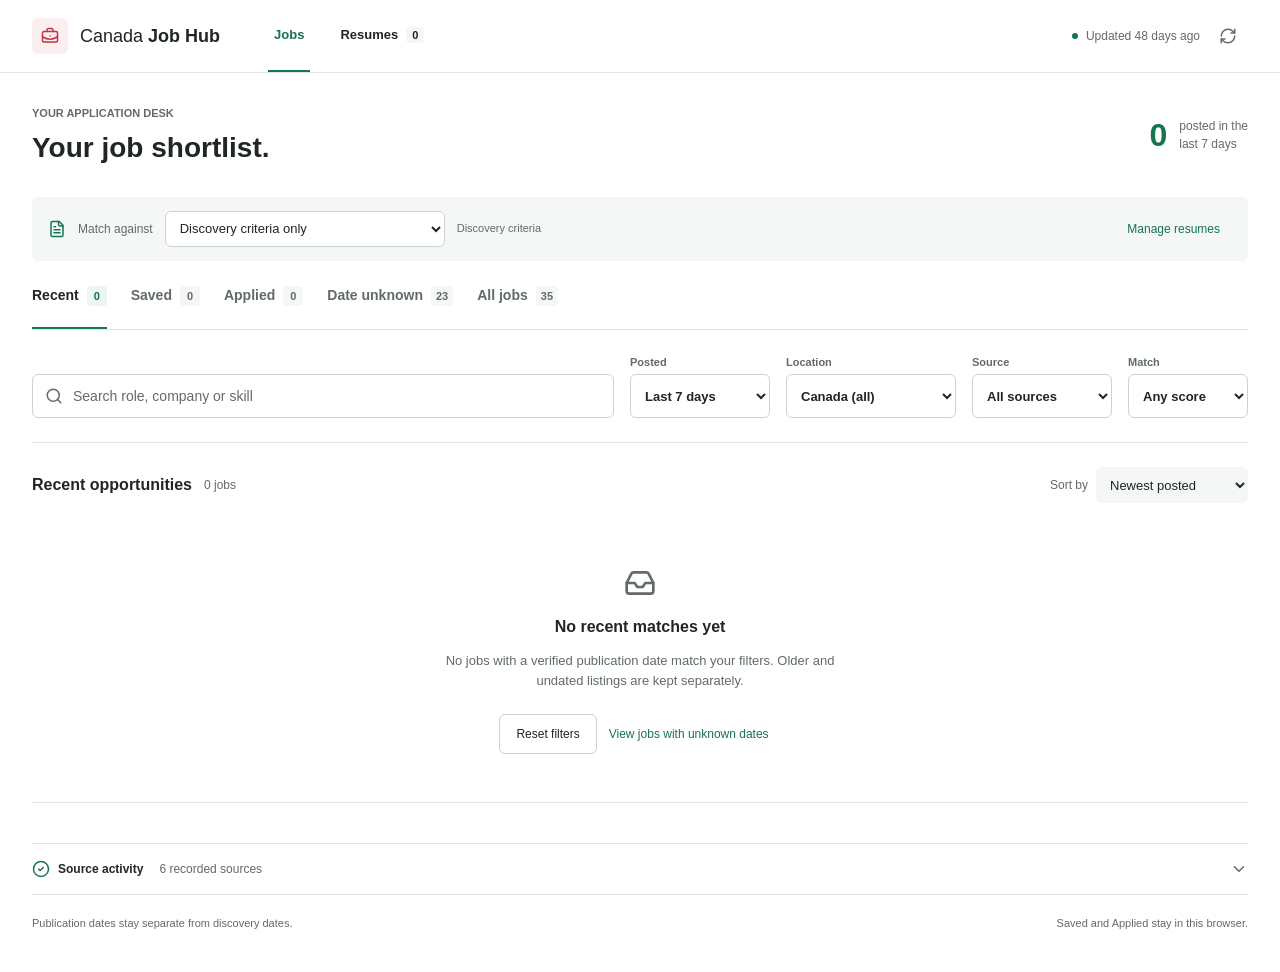
<file: public/index.html>
<!doctype html>
<html lang="en">
<head>
  <meta charset="utf-8">
  <meta name="viewport" content="width=device-width, initial-scale=1">
  <meta name="theme-color" content="#ffffff">
  <title>Canada Job Hub</title>
  <style>:root {
  color-scheme: light;
  --ink: #202526;
  --muted: #626a6a;
  --line: #e1e6e4;
  --surface: #f5f7f6;
  --green: #167451;
  --green-light: #edf7f1;
  --red: #bf3545;
  --amber: #96600f;
  --white: #fff;
}
.main-nav {
  display: flex;
  align-items: stretch;
  gap: 24px;
  margin-right: auto;
  margin-left: 32px;
  align-self: stretch;
}
.main-nav button {
  border-bottom: 2px solid transparent;
  font-weight: 550;
  font-size: 13px;
  min-height: 44px;
  display: flex;
  align-items: center;
  gap: 8px;
}
.main-nav button[aria-current="page"] {
  border-color: var(--green);
  color: var(--green);
}
.main-nav span {
  font-size: 11px;
  background: var(--surface);
  border-radius: 4px;
  padding: 0 6px;
}
.resume-switcher {
  display: flex;
  align-items: center;
  gap: 12px;
  flex-wrap: wrap;
  padding: 12px 16px;
  background: var(--surface);
  border-radius: 6px;
  margin-bottom: 16px;
  font-size: 12px;
}
.resume-switcher > span:first-child {
  color: var(--green);
}
.resume-switcher select {
  width: min(280px, 100%);
  min-height: 36px;
}
.resume-switcher label {
  color: var(--muted);
}
#match-basis {
  font-size: 11px;
  color: var(--muted);
}
.resume-switcher .text-button {
  margin-left: auto;
}
.resume-intro {
  margin: 8px 0 0;
  color: var(--muted);
  font-size: 13px;
}
.primary {
  background: var(--green);
  color: #fff;
  padding: 10px 16px;
  min-height: 44px;
  border-radius: 6px;
  font-size: 13px;
  font-weight: 600;
  display: inline-flex;
  gap: 8px;
  align-items: center;
  justify-content: center;
}
.primary:hover {
  background: #105b40;
}
.primary:disabled {
  opacity: 0.55;
}
.privacy-note {
  display: flex;
  align-items: flex-start;
  gap: 12px;
  border-block: 1px solid var(--line);
  padding: 16px 0;
  color: var(--muted);
  font-size: 12px;
  margin-bottom: 24px;
}
.privacy-note p {
  margin: 0;
  max-width: 720px;
}
.privacy-note svg {
  color: var(--green);
  margin-top: 2px;
}
.resume-list {
  display: grid;
}
.resume-item {
  display: flex;
  align-items: flex-start;
  gap: 16px;
  padding: 24px 0;
  border-bottom: 1px solid var(--line);
}
.resume-item-icon {
  width: 40px;
  height: 44px;
  background: var(--surface);
  color: var(--green);
  display: grid;
  place-items: center;
  border-radius: 6px;
  flex: 0 0 40px;
}
.resume-item-main {
  min-width: 0;
  flex: 1;
}
.resume-item h2 {
  font-size: 16px;
  display: flex;
  gap: 12px;
  align-items: center;
  flex-wrap: wrap;
  overflow-wrap: anywhere;
}
.active-badge {
  font-size: 11px;
  font-weight: 500;
  color: var(--green);
  background: var(--green-light);
  padding: 2px 8px;
  border-radius: 4px;
}
.resume-item-actions {
  display: flex;
  align-items: center;
  gap: 4px;
  flex-wrap: wrap;
  justify-content: flex-end;
}
.resume-item-actions .secondary {
  font-size: 12px;
}
.resume-item-actions .secondary:disabled {
  color: var(--green);
  border-color: transparent;
  background: var(--green-light);
}
.resume-message {
  padding: 12px 16px;
  background: var(--green-light);
  color: var(--green);
  border-radius: 6px;
  margin-bottom: 16px;
  font-size: 13px;
}
.resume-message.is-error,
.form-error {
  color: #a72536;
  background: #fff0f2;
}
.resume-comparison {
  border-bottom: 1px solid var(--line);
  padding-bottom: 16px;
  margin-bottom: 16px;
}
.resume-comparison h4 {
  font-size: 12px;
  font-weight: 550;
  margin: 12px 0 8px;
}
.skill-matched {
  background: var(--green-light);
  color: var(--green);
}
.skill-missing {
  background: #fff4e3;
  color: #82500d;
}
.resume-evidence {
  font-size: 12px;
  color: var(--muted);
}
.score-breakdown {
  font-size: 12px;
  margin-top: 16px;
}
.score-breakdown summary {
  color: var(--green);
}
.score-breakdown dl {
  display: grid;
  grid-template-columns: 1fr 1fr;
  gap: 8px 16px;
}
.score-breakdown dd {
  margin: 0;
  color: var(--muted);
}
.match-value.unscored {
  font-size: 11px;
  color: var(--muted);
  font-weight: 400;
  white-space: normal;
}
dialog {
  width: min(680px, calc(100% - 32px));
  max-height: 90vh;
  overflow-y: auto;
  border: 1px solid var(--line);
  border-radius: 8px;
  padding: 24px;
  color: var(--ink);
  box-shadow: 0 16px 60px #0002;
}
dialog::backdrop {
  background: #18231c66;
}
.editor-heading {
  display: flex;
  align-items: center;
  justify-content: space-between;
  margin-bottom: 16px;
}
.editor-label {
  display: flex;
  flex-direction: column;
  gap: 8px;
  font-size: 12px;
  font-weight: 550;
  margin-bottom: 16px;
}
.editor-label input,
.editor-label textarea {
  font:
    400 13px/1.6 -apple-system,
    BlinkMacSystemFont,
    "Segoe UI",
    sans-serif;
  padding: 10px 12px;
  border: 1px solid #cbd3ce;
  border-radius: 6px;
  width: 100%;
  color: var(--ink);
  background: #fff;
}
.editor-label textarea {
  resize: vertical;
  min-height: 160px;
}
.upload-field {
  display: flex;
  flex-direction: column;
  align-items: center;
  gap: 8px;
  padding: 20px;
  border: 1px dashed #aab9b0;
  border-radius: 6px;
  font-size: 12px;
  color: var(--muted);
  background: var(--surface);
}
.upload-field strong {
  font-weight: 550;
  color: var(--ink);
}
.upload-field input {
  font-size: 12px;
  max-width: 100%;
  min-height: 32px;
  margin-top: 8px;
}
.upload-status {
  font-size: 12px;
  color: var(--muted);
  overflow-wrap: anywhere;
}
.form-error {
  padding: 12px;
  border-radius: 6px;
  font-size: 12px;
  margin-block: 16px;
}
.detected-skills > span {
  font-size: 12px;
  color: var(--muted);
}
.activate-choice {
  display: flex;
  align-items: center;
  gap: 8px;
  font-size: 13px;
  margin-block: 16px;
}
.activate-choice input {
  width: 16px;
  height: 16px;
  accent-color: var(--green);
}
.editor-actions {
  display: flex;
  justify-content: flex-end;
  align-items: center;
  gap: 12px;
  border-top: 1px solid var(--line);
  padding-top: 16px;
  margin-top: 24px;
}
.danger {
  color: #fff;
  background: #b52f42;
  padding: 10px 16px;
  border-radius: 6px;
  min-height: 40px;
  font-size: 13px;
}
#resume-delete {
  max-width: 440px;
}
#resume-delete p {
  font-size: 13px;
  color: var(--muted);
  overflow-wrap: anywhere;
}
@media (max-width: 800px) {
  .masthead-inner {
    flex-wrap: wrap;
    padding-block: 12px;
    gap: 8px;
  }
  .main-nav {
    order: 3;
    flex: 1 0 100%;
    margin: 0;
    gap: 24px;
    min-height: 36px;
  }
  .main-nav button {
    min-height: 36px;
  }
  .updated {
    margin-left: auto;
  }
  .resume-item {
    flex-wrap: wrap;
  }
  .resume-item-actions {
    width: 100%;
    justify-content: flex-start;
    padding-left: 56px;
  }
  .resume-switcher {
    gap: 8px;
  }
  .resume-switcher select {
    max-width: 240px;
  }
  .resume-switcher .text-button {
    margin-left: 0;
  }
  .resume-item h2 {
    font-size: 14px;
  }
}
@media (max-width: 540px) {
  .resume-switcher select {
    width: 100%;
    max-width: none;
    order: 3;
  }
  .resume-switcher .text-button {
    margin-left: auto;
    padding: 4px;
    min-height: 32px;
  }
  #match-basis {
    display: none;
  }
  .resume-item-icon {
    display: none;
  }
  .resume-item-actions {
    padding-left: 0;
  }
  .resume-intro {
    font-size: 12px;
  }
  .heading-band .primary {
    padding: 8px;
    font-size: 12px;
    flex-shrink: 0;
  }
  .score-breakdown dl {
    grid-template-columns: 1fr;
    gap: 4px;
  }
  .score-breakdown dd {
    margin-bottom: 8px;
  }
  dialog {
    padding: 16px;
  }
  .resume-item-actions .icon-button {
    width: 44px;
    height: 44px;
  }
}
* {
  box-sizing: border-box;
  letter-spacing: 0;
}
body {
  margin: 0;
  background: var(--white);
  color: var(--ink);
  font:
    14px/1.5 -apple-system,
    BlinkMacSystemFont,
    "Segoe UI",
    sans-serif;
}
button,
input,
select {
  font: inherit;
}
button,
a,
input,
select,
summary {
  -webkit-tap-highlight-color: transparent;
}
button,
summary {
  cursor: pointer;
}
button,
a {
  touch-action: manipulation;
}
button {
  color: inherit;
}
button:disabled {
  cursor: default;
}
a {
  color: inherit;
}
svg {
  width: 18px;
  height: 18px;
  display: block;
  flex-shrink: 0;
}
button {
  border: 0;
  background: transparent;
}
button:focus-visible,
a:focus-visible,
input:focus-visible,
select:focus-visible,
summary:focus-visible {
  outline: 3px solid #3e82b7;
  outline-offset: 3px;
}
[hidden] {
  display: none !important;
}
.shell {
  width: min(1280px, 100%);
  margin: 0 auto;
  padding-inline: 32px;
}
.masthead {
  border-bottom: 1px solid var(--line);
}
.masthead-inner {
  min-height: 72px;
  display: flex;
  justify-content: space-between;
  align-items: center;
  gap: 16px;
}
.brand {
  display: flex;
  gap: 12px;
  align-items: center;
  font-size: 18px;
}
.brand-mark {
  width: 36px;
  height: 36px;
  display: grid;
  place-items: center;
  background: #faeef0;
  border-radius: 6px;
  color: var(--red);
}
.brand strong {
  font-weight: 700;
}
.updated {
  font-size: 12px;
  color: var(--muted);
  display: flex;
  align-items: center;
  gap: 8px;
}
.status-dot {
  width: 6px;
  height: 6px;
  border-radius: 50%;
  background: var(--green);
  flex-shrink: 0;
}
.icon-button {
  width: 40px;
  height: 40px;
  border-radius: 6px;
  display: inline-flex;
  align-items: center;
  justify-content: center;
  color: var(--muted);
}
.icon-button:hover {
  background: var(--surface);
  color: var(--ink);
}
.heading-band {
  padding-block: 32px;
  display: flex;
  justify-content: space-between;
  align-items: center;
  gap: 24px;
}
.eyebrow {
  font-size: 11px;
  font-weight: 650;
  color: var(--muted);
  margin-bottom: 8px;
}
h1 {
  margin: 0;
  font-size: 28px;
  line-height: 1.25;
  font-weight: 650;
}
h2 {
  margin: 0;
  font-size: 16px;
  font-weight: 650;
}
.quick-count {
  display: flex;
  align-items: center;
  gap: 12px;
  font-size: 12px;
  color: var(--muted);
}
.quick-count > span {
  font-size: 32px;
  line-height: 1;
  font-weight: 650;
  color: var(--green);
}
.views {
  display: flex;
  gap: 24px;
  border-bottom: 1px solid var(--line);
  overflow-x: auto;
}
.view {
  white-space: nowrap;
  min-height: 52px;
  padding: 0 0 12px;
  display: flex;
  gap: 8px;
  align-items: center;
  border-bottom: 2px solid transparent;
  color: var(--muted);
  font-weight: 550;
}
.view.active {
  border-bottom-color: var(--green);
  color: var(--ink);
  font-weight: 650;
}
.view > span {
  font-size: 11px;
  min-width: 20px;
  line-height: 20px;
  padding: 0 5px;
  text-align: center;
  background: var(--surface);
  border-radius: 4px;
  font-variant-numeric: tabular-nums;
}
.view.active > span {
  background: var(--green-light);
  color: var(--green);
}
.filters {
  display: grid;
  grid-template-columns: minmax(200px, 1fr) 140px 170px 140px 120px;
  gap: 16px;
  align-items: end;
  padding-block: 24px;
  border-bottom: 1px solid var(--line);
}
.search {
  display: flex;
  gap: 8px;
  align-items: center;
  border: 1px solid #cbd3ce;
  border-radius: 6px;
  min-height: 44px;
  padding: 0 12px;
  color: var(--muted);
}
.search:focus-within {
  outline: 2px solid #3e82b7;
  outline-offset: 2px;
}
.search input {
  border: 0;
  outline: 0;
  min-width: 0;
  width: 100%;
  height: 42px;
  background: transparent;
  color: var(--ink);
}
input::placeholder {
  color: var(--muted);
}
.filter-label {
  display: flex;
  flex-direction: column;
  gap: 4px;
  font-size: 11px;
  color: var(--muted);
  font-weight: 550;
}
select {
  color: var(--ink);
  min-height: 44px;
  border: 1px solid #cbd3ce;
  border-radius: 6px;
  padding: 0 24px 0 10px;
  background: var(--white);
  width: 100%;
  font-size: 13px;
}
.results-bar {
  display: flex;
  justify-content: space-between;
  align-items: center;
  gap: 16px;
  padding-block: 24px 16px;
}
.results-bar > div {
  display: flex;
  align-items: center;
  gap: 12px;
  flex-wrap: wrap;
}
#results-count {
  font-size: 12px;
  color: var(--muted);
}
.sort-label {
  display: flex;
  align-items: center;
  gap: 8px;
  color: var(--muted);
  font-size: 12px;
  white-space: nowrap;
}
.sort-label select {
  border: 0;
  width: 152px;
  background: var(--surface);
  min-height: 36px;
}
.list-head,
.job-row {
  display: grid;
  grid-template-columns:
    minmax(240px, 1fr) minmax(140px, 180px)
    112px 72px 168px;
  gap: 16px;
  align-items: center;
}
.list-head {
  padding: 12px 16px;
  font-size: 10px;
  color: var(--muted);
  background: var(--surface);
  border-block: 1px solid var(--line);
  font-weight: 600;
}
.job {
  border-bottom: 1px solid var(--line);
}
.job-row {
  padding: 20px 16px;
  min-height: 116px;
}
.job:hover {
  background: #fbfcfb;
}
.role-column {
  min-width: 0;
  display: flex;
  gap: 12px;
  align-items: flex-start;
}
.company-avatar {
  width: 36px;
  height: 36px;
  flex: 0 0 36px;
  display: grid;
  place-items: center;
  background: var(--surface);
  border: 1px solid var(--line);
  border-radius: 6px;
  font-weight: 700;
  font-size: 12px;
  color: #4c6057;
}
.role-text {
  min-width: 0;
}
.job-title {
  font-size: 14px;
  font-weight: 650;
  line-height: 1.45;
  display: block;
  text-align: left;
  padding: 0;
  margin: 0 0 4px;
  overflow-wrap: anywhere;
  text-decoration: none;
}
.job-title:hover {
  color: var(--green);
  text-decoration: underline;
  text-underline-offset: 3px;
}
.company-line {
  display: flex;
  gap: 8px;
  align-items: center;
  flex-wrap: wrap;
  font-size: 12px;
  color: var(--muted);
}
.job-status {
  color: var(--green);
  font-size: 11px;
}
.location-text {
  font-size: 12px;
  line-height: 1.5;
  display: -webkit-box;
  -webkit-line-clamp: 2;
  -webkit-box-orient: vertical;
  overflow: hidden;
}
.subtext {
  font-size: 11px;
  color: var(--muted);
  margin-top: 4px;
}
.posted {
  font-size: 12px;
  font-weight: 550;
  line-height: 1.45;
}
.posted.unknown {
  color: var(--amber);
}
.match-value {
  font-size: 14px;
  font-weight: 650;
  white-space: nowrap;
}
.match-value.high {
  color: var(--green);
}
.match-value small {
  font-size: 10px;
  color: var(--muted);
  font-weight: 400;
}
.match-bar {
  height: 3px;
  width: 48px;
  background: #e5ebe7;
  margin-top: 6px;
  overflow: hidden;
  border-radius: 2px;
}
.match-bar > span {
  display: block;
  height: 100%;
  background: var(--green);
}
.row-actions {
  display: flex;
  align-items: center;
  justify-content: flex-end;
  gap: 4px;
}
.apply {
  display: inline-flex;
  align-items: center;
  justify-content: center;
  gap: 4px;
  padding: 0 10px;
  height: 36px;
  border: 1px solid #cbd3ce;
  border-radius: 6px;
  text-decoration: none;
  font-size: 12px;
  font-weight: 600;
  background: var(--white);
}
.apply:hover {
  background: var(--green);
  border-color: var(--green);
  color: var(--white);
}
.row-actions .icon-button {
  width: 36px;
  height: 36px;
}
.icon-button.is-active {
  color: var(--green);
  background: var(--green-light);
}
.job-detail {
  padding: 0 16px 16px 64px;
}
.detail-toggle {
  display: inline-flex;
  align-items: center;
  gap: 6px;
  font-size: 11px;
  color: var(--muted);
  padding: 0;
  min-height: 24px;
}
.detail-toggle[aria-expanded="true"] svg {
  transform: rotate(180deg);
}
.detail-body {
  padding-top: 16px;
  max-width: 850px;
  font-size: 13px;
}
.detail-facts {
  display: flex;
  flex-wrap: wrap;
  gap: 8px 24px;
  font-size: 12px;
  color: var(--muted);
  margin-bottom: 12px;
}
.detail-facts strong {
  font-weight: 550;
  color: var(--ink);
}
.detail-body h3 {
  font-size: 12px;
  margin: 16px 0 8px;
}
.detail-body p {
  margin: 0 0 12px;
  line-height: 1.7;
  overflow-wrap: anywhere;
}
.skill-list {
  display: flex;
  flex-wrap: wrap;
  gap: 6px;
  margin-block: 12px;
}
.skill {
  padding: 3px 8px;
  background: var(--surface);
  font-size: 11px;
  border-radius: 4px;
}
.description {
  max-height: 280px;
  overflow-y: auto;
  white-space: pre-line;
  border-left: 2px solid var(--line);
  padding-left: 16px;
}
.empty {
  padding: 48px 16px;
  text-align: center;
  border-bottom: 1px solid var(--line);
}
.empty > span {
  display: inline-flex;
  margin-bottom: 16px;
  color: var(--muted);
}
.empty > span svg {
  width: 32px;
  height: 32px;
}
.empty p {
  color: var(--muted);
  max-width: 420px;
  margin: 12px auto 24px;
  font-size: 13px;
}
.secondary {
  padding: 8px 16px;
  border: 1px solid #cbd3ce;
  border-radius: 6px;
  font-size: 12px;
  min-height: 40px;
}
.text-button {
  padding: 8px 12px;
  color: var(--green);
  font-size: 12px;
  min-height: 40px;
}
.source-health {
  margin-top: 40px;
  border-block: 1px solid var(--line);
}
.source-health summary {
  display: flex;
  align-items: center;
  gap: 8px;
  padding: 16px 0;
  list-style: none;
  font-size: 12px;
  font-weight: 550;
}
.source-health summary::-webkit-details-marker {
  display: none;
}
.source-health summary > span:first-child {
  color: var(--green);
}
#health-summary {
  font-weight: 400;
  color: var(--muted);
  margin-left: 8px;
}
.chevron {
  margin-left: auto;
  color: var(--muted);
}
.source-health[open] .chevron svg {
  transform: rotate(180deg);
}
.table-scroll {
  overflow-x: auto;
}
table {
  border-collapse: collapse;
  width: 100%;
  font-size: 12px;
  text-align: left;
}
th {
  color: var(--muted);
  font-weight: 500;
  background: var(--surface);
}
th,
td {
  padding: 12px;
  border-bottom: 1px solid var(--line);
}
.health-good {
  color: var(--green);
}
.health-bad {
  color: #ac293b;
}
footer {
  display: flex;
  justify-content: space-between;
  flex-wrap: wrap;
  gap: 8px;
  padding-block: 20px 40px;
  color: var(--muted);
  font-size: 11px;
}
.toast {
  position: fixed;
  bottom: 24px;
  left: 50%;
  transform: translateX(-50%);
  background: var(--ink);
  color: var(--white);
  padding: 12px 16px;
  display: flex;
  align-items: center;
  gap: 24px;
  border-radius: 6px;
  box-shadow: 0 4px 20px #0002;
  max-width: calc(100% - 32px);
  z-index: 10;
  font-size: 13px;
}
.toast button {
  color: #9ee3bc;
  font-weight: 650;
  min-height: 32px;
}
.sr-only,
.skip:not(:focus) {
  position: absolute;
  width: 1px;
  height: 1px;
  padding: 0;
  margin: -1px;
  overflow: hidden;
  clip: rect(0, 0, 0, 0);
  white-space: nowrap;
  border: 0;
}
.skip:focus {
  display: block;
  padding: 12px;
}
.job-row {
  min-height: 88px;
  padding-block: 16px;
}
.search-group {
  display: flex;
  gap: 8px;
  min-width: 0;
}
.search-group .search {
  flex: 1;
  min-width: 0;
}
.filter-more {
  display: none;
}
.extra-filters {
  display: contents;
}
.filters > * {
  min-width: 0;
}
select {
  min-width: 0;
}
.load-more {
  display: block;
  margin: 24px auto;
}
@media (min-width: 1500px) {
  .shell {
    padding-inline: 48px;
  }
}
@media (max-width: 1100px) {
  .filters {
    grid-template-columns: repeat(4, 1fr);
  }
  .search {
    grid-column: 1/-1;
  }
  .list-head,
  .job-row {
    grid-template-columns: minmax(190px, 1fr) 140px 100px 64px 152px;
    gap: 12px;
  }
  .shell {
    padding-inline: 24px;
  }
}
@media (max-width: 800px) {
  .list-head {
    display: none;
  }
  .job-row {
    grid-template-columns: minmax(0, 1fr) 112px;
    gap: 12px;
    padding: 20px 0 8px;
  }
  .role-column {
    grid-column: 1/2;
  }
  .location-column {
    grid-column: 1/2;
    padding-left: 48px;
  }
  .date-column {
    grid-column: 1/2;
    padding-left: 48px;
  }
  .match-column {
    grid-column: 2;
    grid-row: 2;
  }
  .row-actions {
    grid-column: 2;
    grid-row: 1;
    width: 112px;
    display: grid;
    grid-template-columns: 36px 36px;
    justify-content: end;
    gap: 4px;
  }
  .apply {
    grid-column: 1/3;
    grid-row: 2;
    height: 36px;
  }
  .job-detail {
    padding-left: 48px;
  }
  .location-text {
    -webkit-line-clamp: 3;
  }
  .date-column {
    padding-top: 0;
  }
  .date-column .subtext {
    display: none;
  }
  .posted {
    font-size: 11px;
  }
  .company-avatar {
    width: 36px;
    height: 36px;
  }
  .filters {
    gap: 12px;
  }
  .heading-band {
    padding-block: 24px;
  }
  .quick-count {
    display: none;
  }
  h1 {
    font-size: 24px;
  }
  .results-bar {
    align-items: flex-start;
  }
  .results-bar > div {
    gap: 4px;
    flex-direction: column;
    align-items: flex-start;
  }
  .views {
    gap: 24px;
  }
  #health-summary {
    margin-left: 0;
    font-size: 11px;
  }
}
@media (max-width: 540px) {
  .shell {
    padding-inline: 16px;
  }
  .brand {
    font-size: 16px;
    gap: 8px;
  }
  .brand-mark {
    width: 32px;
    height: 32px;
  }
  .updated {
    gap: 4px;
    font-size: 10px;
  }
  .updated .status-dot {
    display: none;
  }
  .updated .icon-button {
    width: 32px;
    height: 36px;
  }
  .masthead-inner {
    min-height: 64px;
    gap: 8px;
  }
  .eyebrow {
    font-size: 10px;
  }
  h1 {
    font-size: 22px;
  }
  .filters {
    grid-template-columns: 1fr 1fr;
    padding-block: 16px;
  }
  .views {
    gap: 20px;
  }
  .view {
    font-size: 12px;
  }
  .job-title {
    font-size: 13px;
  }
  .job-row {
    grid-template-columns: minmax(0, 1fr) 88px;
    gap: 8px;
  }
  .row-actions {
    width: 88px;
  }
  .location-column,
  .date-column,
  .job-detail {
    padding-left: 0;
  }
  .location-column {
    padding-top: 4px;
  }
  .sort-label {
    font-size: 0;
  }
  .sort-label select {
    width: 144px;
    font-size: 12px;
  }
  .company-line {
    font-size: 11px;
  }
  .company-avatar {
    display: none;
  }
  .source-health summary {
    flex-wrap: wrap;
  }
  .source-health summary .chevron {
    margin-left: auto;
  }
  #health-summary {
    max-width: 45%;
  }
  .toast {
    width: max-content;
  }
  .detail-facts {
    display: grid;
    gap: 8px;
  }
}
@media (max-width: 1100px) {
  .search-group {
    grid-column: 1/-1;
  }
}
@media (max-width: 540px) {
  .filter-more {
    display: inline-flex;
    width: 44px;
    height: 44px;
    border: 1px solid #cbd3ce;
    flex-shrink: 0;
  }
  .extra-filters {
    display: none;
  }
  .filters[data-expanded="true"] .extra-filters {
    display: contents;
  }
  .row-actions .icon-button {
    width: 44px;
    height: 44px;
  }
  .row-actions {
    width: 96px;
    grid-template-columns: 44px 44px;
  }
  .job-row {
    grid-template-columns: minmax(0, 1fr) 96px;
  }
  .apply {
    min-height: 44px;
  }
}
</style>
</head>
<body>
  <a class="skip" href="#jobs-heading">Skip to jobs</a>
  <header class="masthead">
    <div class="shell masthead-inner">
      <div class="brand"><span class="brand-mark" data-icon="briefcase-business" aria-hidden="true"></span><span>Canada <strong>Job Hub</strong></span></div>
      <nav class="main-nav" aria-label="Sections"><button id="section-jobs" aria-current="page">Jobs</button><button id="section-resumes">Resumes <span id="resume-count">0</span></button></nav>
      <div class="updated"><span class="status-dot"></span><span>Updated <time id="updated" datetime="2026-10-17T02:06:30.045974+00:00"></time></span><button id="refresh" class="icon-button" aria-label="Refresh jobs" title="Refresh jobs"><span data-icon="refresh-cw"></span></button></div>
    </div>
  </header>
  <main class="shell">
    <div id="jobs-workspace">
    <section class="heading-band" aria-labelledby="jobs-heading">
      <div><div class="eyebrow">YOUR APPLICATION DESK</div><h1 id="jobs-heading">Your job shortlist.</h1></div>
      <div class="quick-count"><span id="recent-count">0</span><div>posted in the<br>last 7 days</div></div>
    </section>
    <section class="resume-switcher" aria-label="Resume matching"><span data-icon="file-text" aria-hidden="true"></span><label for="active-resume">Match against</label><select id="active-resume" disabled><option value="">Loading resumes...</option></select><span id="match-basis">Discovery criteria</span><button id="manage-resumes" class="text-button">Manage resumes</button></section>
    <nav class="views" aria-label="Job views">
      <button class="view active" data-view="recent" aria-current="page">Recent <span id="count-recent">0</span></button>
      <button class="view" data-view="saved">Saved <span id="count-saved">0</span></button>
      <button class="view" data-view="applied">Applied <span id="count-applied">0</span></button>
      <button class="view" data-view="undated">Date unknown <span id="count-undated">0</span></button>
      <button class="view" data-view="all">All jobs <span id="count-all">0</span></button>
    </nav>
    <section class="filters" aria-label="Job filters">
      <div class="search-group"><label class="search"><span data-icon="search" aria-hidden="true"></span><input id="search" type="search" aria-label="Search jobs" placeholder="Search role, company or skill" autocomplete="off"></label><button id="filter-more" class="icon-button filter-more" aria-label="More filters" title="Source and match filters" aria-controls="extra-filters" aria-expanded="false"><span data-icon="sliders-horizontal" aria-hidden="true"></span></button></div>
      <label class="filter-label">Posted<select id="freshness"><option value="last7" selected>Last 7 days</option><option value="fresh">Last 24 hours</option><option value="recent">Last 3 days</option><option value="">Any date</option><option value="unknown">Date unknown</option><option value="older">Older than 7 days</option></select></label>
      <label class="filter-label">Location<select id="location"><option value="">Canada (all)</option><option value="bc">Vancouver / BC</option><option value="remote">Remote</option></select></label>
      <div id="extra-filters" class="extra-filters"><label class="filter-label">Source<select id="source"><option value="">All sources</option></select></label>
      <label class="filter-label">Match<select id="score"><option value="0">Any score</option><option value="75">75+ match</option><option value="90">90+ match</option></select></label></div>
    </section>
    <div class="results-bar"><div><h2 id="view-title">Recent opportunities</h2><span id="results-count" role="status" aria-live="polite"></span></div><label class="sort-label">Sort by <select id="sort" aria-label="Sort jobs"><option value="newest">Newest posted</option><option value="match">Best match</option><option value="discovered">Latest discovered</option></select></label></div>
    <div class="list-head" aria-hidden="true"><span>ROLE / COMPANY</span><span>LOCATION</span><span>POSTED</span><span id="match-heading">CRITERIA</span><span></span></div>
    <section id="list" aria-label="Matching jobs"></section>
    <div id="empty" class="empty" hidden><span data-icon="inbox" aria-hidden="true"></span><h2 id="empty-title">No recent matches yet</h2><p id="empty-copy"></p><button id="reset" class="secondary">Reset filters</button><button id="show-undated" class="text-button">View jobs with unknown dates</button></div>
    <details id="source-health" class="source-health"><summary><span data-icon="circle-check" aria-hidden="true"></span>Source activity <span id="health-summary"></span><span class="chevron" data-icon="chevron-down"></span></summary><div class="table-scroll"><table><caption class="sr-only">Recorded source checks</caption><thead><tr><th>Source</th><th>Status</th><th>Listings</th><th>Matches</th><th>Last successful check</th></tr></thead><tbody id="health"></tbody></table></div></details>
    <footer><span>Publication dates stay separate from discovery dates.</span><span id="storage-note">Saved and Applied stay in this browser.</span></footer>
    </div>
    <section id="resumes-workspace" hidden aria-labelledby="resumes-heading">
      <div class="heading-band"><div><div class="eyebrow">YOUR APPLICATION DESK</div><h1 id="resumes-heading">Your resumes.</h1><p id="resume-summary" class="resume-intro">Stored on this device</p></div><button id="add-resume" class="primary"><span data-icon="plus"></span>Add resume</button></div>
      <div class="privacy-note"><span data-icon="file-text" aria-hidden="true"></span><p>Resumes stay in this browser on this device. Files are processed locally and are never added to the public website. Clearing browser data removes them.</p></div>
      <div id="resume-message" class="resume-message" role="status" aria-live="polite" hidden></div>
      <div id="resume-list" class="resume-list"></div>
      <div id="resume-empty" class="empty"><span data-icon="file-text" aria-hidden="true"></span><h2>No resumes added yet</h2><p>Add a PDF, DOCX, or TXT file, or paste your resume text.</p><button id="first-resume" class="primary">Add your first resume</button></div>
      <footer>Personal scores appear in the hub. Telegram continues to use discovery criteria.</footer>
    </section>
  </main>
  <dialog id="resume-editor" aria-labelledby="resume-editor-title">
    <form id="resume-form">
      <div class="editor-heading"><h2 id="resume-editor-title">Add resume</h2><button type="button" id="close-resume-editor" class="icon-button" aria-label="Close resume editor" title="Close">&times;</button></div>
      <label class="upload-field" id="resume-dropzone"><span data-icon="upload" aria-hidden="true"></span><strong>Choose a resume file</strong><span>PDF, DOCX, TXT / up to 5 MB</span><input id="resume-upload" type="file" accept=".pdf,.docx,.txt" aria-label="Upload resume file"></label>
      <p id="upload-status" class="upload-status" role="status" aria-live="polite"></p>
      <div id="resume-form-error" class="form-error" role="alert" hidden></div>
      <label class="editor-label">Resume name<input id="resume-name" maxlength="100" required placeholder="e.g. Backend developer"></label>
      <label class="editor-label">Professional experience (years, optional)<input id="resume-years" type="number" min="0" max="50" step="0.5" placeholder="Not specified"></label>
      <label class="editor-label">Text used for matching<textarea id="resume-text" rows="10" maxlength="100000" required placeholder="Upload a file above, or paste your resume text here."></textarea></label>
      <div class="detected-skills"><span>Detected technical skills</span><div id="resume-skills" class="skill-list"></div></div>
      <label class="activate-choice"><input id="resume-activate" type="checkbox" checked>Use this resume for matching</label>
      <div class="editor-actions"><button type="button" id="cancel-resume-editor" class="secondary">Cancel</button><button id="save-resume" type="submit" class="primary">Save resume</button></div>
    </form>
  </dialog>
  <dialog id="resume-delete" aria-labelledby="resume-delete-title"><form method="dialog"><h2 id="resume-delete-title">Delete resume?</h2><p id="resume-delete-name"></p><p>The stored file and extracted text will be removed from this browser.</p><div class="editor-actions"><button value="cancel" class="secondary">Cancel</button><button value="delete" class="danger">Delete resume</button></div></form></dialog>
  <div id="toast" class="toast" role="status" aria-live="polite" hidden><span id="toast-text"></span><button id="undo">Undo</button></div>
  <noscript><p class="shell">Enable JavaScript to search and filter your jobs.</p></noscript>
  <script id="job-data" type="application/json">[{"id": "d7bde6d18640d28089683b8c", "company": "1Password", "title": "Junior Developer", "location": "Remote (United States | Canada), Remote", "workplace": "Remote", "source": "ashby", "sources": ["ashby"], "url": "https://jobs.ashbyhq.com/1password/a492badd-a02f-4360-aa15-7ea8c6e2c85e", "score": 78, "why": "role title matches target software roles; experience requirement is within configured range; location explicitly matches Canada targets; technical skills detected: go", "skills": "go", "published": "2026-10-15T19:57:41.748000+00:00", "firstSeen": "2026-10-17T00:56:21.275392+00:00", "lastSeen": "2026-10-17T01:45:38.124610+00:00", "notified": true, "freshness": "Published within 3 days", "freshnessGroup": "recent", "description": "1Password is growing. We\u2019ve surpassed $400M in ARR and we\u2019re continuing to accelerate, earning a spot on the Forbes Cloud 100 for four years in a row and teaming up with iconic partners like Oracle Red Bull Racing. About 1Password At 1Password, we\u2019re building the foundation for a safe, productive digital future. Our mission is to unleash employee productivity without compromising security by ensuring every identity is authentic, every application sign-in is secure, and every device is trusted. We innovated the market-leading enterprise password manager and pioneered Unified Access Management, a new cybersecurity category built for the way people and AI agents work today. As one of the most loved brands in cybersecurity, we take a human-centric approach in everything from product strategy to user experience. Over 180,000 businesses, from Fortune 100 leaders to the world\u2019s most innovative AI companies, trust 1Password to help their teams securely adopt the SaaS and AI tools they need to do their best work. If you're excited about the opportunity to contribute to the digital safety of millions, to work alongside a team of curious, driven individuals, and to solve hard problems in a fast-paced, dynamic environment, then we want to hear from you. Come join us and help shape a safer, simpler digital future. We are excited to welcome a Software Developer to join our new Data Security team here at 1Password, whose mission is to safeguard 1Password\u2019s foundation by designing, implementing, and maintaining cryptographic systems and practices that ensure the confidentiality, integrity, and availability of information across our products. As part of our Security Department, the Developer will be partially responsible for the underlying cryptography across our products. You\u2019ll build cryptographic libraries and implement the latest algorithms directly into our client applications with security, performance and usability in mind. You\u2019ll develop proof-of-concepts and implement new industry specifications into code. You\u2019ll also conduct code and design reviews to ensure good cryptographic hygiene and standards across our codebase. How we\u2019re using AI today Our Engineering, Product, and Design teams are thoughtfully integrating AI across the full software and product development lifecycle to move faster without sacrificing quality or security. In practice, that looks like engineers using AI-assisted coding tools to accelerate reviews and catch bugs earlier, product managers synthesizing user research at scale, and designers rapidly prototyping and iterating with AI-generated mockups. We approach AI the same way we approach security: with clear principles, human accountability at every consequential decision point, and rigorous evaluation before anything ships to customers. This is a remote opportunity within Canada and the US. What we're looking for: - You have 0-2+ years of experience in software development. - You have a passion for and strong experience with security development best practices, coding standards, and design patterns. - You have a basic understanding of modern cryptographic algorithms, trade-offs and implementation considerations gained from real world experience. - You work well in a team environment with positive communications amongst a variety of technical and non-technical stakeholders. - You have proven experience in implementing testing methodologies and debugging techniques to ensure high-quality code. - You\u2019re adaptable and resilient, thriving in fast-paced environments with shifting priorities. Bonus points for: - Experience with implementing industry standards into new libraries or codebases. - Experience with Rust and/or Golang, or a demonstrated ability to pick up new languages quickly. What you can expect: - Work with a small team of security developers who are specialists in Rust and Golang Security. - Develop cryptographic or other security libraries to share common security-critical code across our applications. - Assist in security design efforts or scoping initiatives for new features, particularly with heavy cryptographic components. - Assess and take appropriate steps to resolve new security vulnerabilities across our applications. - Implement new security features for the next generation of 1Password. - Demonstrate leadership in security development and act as a trusted point of contact for management and other developers. - Work with a variety of teams across our hybrid core architecture, including Design, Product and Product Engineering. USA-based roles only: The annual base salary for this role is between $100,000 USD and $140,000 USD, plus immediate participation in 1Password's benefits program (health, dental, 401k and many others), utilization of our generous paid time off, an equity grant and, where applicable, participation in our incentive programs. Canada-based roles only: The annual base salary for this role is between $85,000 CAD and $119,000 CAD, plus immediate participation in 1Password\u2019s generous benefits program (health, dental, RRSP and many others), utilization of our generous paid time off, an equity grant and, where applicable, participation in our incentive programs. At 1Password, we approach each individual's compensation with a promise of fair market value and internal equity commensurate with experience and specific skill set. This posting is for an existing vacancy. Our culture At 1Password, we prioritize collaboration, clear and transparent communication, receptiveness to feedback, and alignment with our core values: keep it simple, lead with honesty, and put people first. You\u2019ll be part of a team that challenges the status quo, and is excited to experiment and iterate in search of the best solution. That said, 1Password is not for everyone https://blog.1password.com/inside-the-culture-powering-1passwords-next-chapter/. Our work is demanding, we strive for excellence, and the pace is fast. We need people who are keen to take on challenging problems, who seek feedback to grow, and who are driven to make an impact. If you're looking for a place where you can settle into a comfortable routine, this might not be the right fit for you. We\u2019re looking for individuals who are proven experts in their fields, as well as those who are highly adaptable, can thrive in ambiguity and through change, are curious, and above all deliver results. How we work with AI We are committed to leveraging cutting-edge technology\u2014including AI\u2014to achieve our mission. We also understand that thinking critically about AI in its current forms will help us create better solutions for our customers and ourselves with its future forms, which will help us continue to close the gap between security and privacy and achieve our mission. We want team members at all levels to take the approach of actively learning AI best practices, identifying opportunities to apply AI in meaningful ways, and driving innovative solutions in their daily work. Embracing the future of AI isn't just encouraged\u2014it's an essential part of how we will be successful at 1Password. This approach extends to our hiring process\u2014candidates are welcome to use AI tools responsibly and thoughtfully during the application process. To us, this means we do ask that you join live interviews without using AI tools so we can get to know how you communicate, solve problems, and collaborate with others. Our approach to remote work We believe in the power of remote work, but recognize that in-person connection is important to help us achieve our mission. While we are a remote-first company, travel for in-person engagement is a part of almost all roles, and we require our employees to be ready and willing to take part. Frequency will depend on role and responsibilities, and may include, but is not limited to: annual department-wide offsites, team meetings, and customer/industry events. What we offer We believe in working hard, and rewarding that hard work through our benefits. While not an exhaustive list, here is a glance at what we currently offer: Health and wellbeing \ud83d\udc76 Maternity and parental leave top-up programs \ud83e\ude7a Competitive health benefits \ud83c\udfdd Generous PTO policy Growth and future \ud83d\udcc8 RSU program for most employees \ud83d\udcb8 Retirement matching program \ud83d\udd11 Free 1Password account Community \ud83e\udd1d Paid volunteer days \ud83c\udfc6 Peer-to-peer recognition through Bonusly \ud83c\udf0e Remote-first work environment *Some roles in our GTM team are currently being hired for in-person hybrid work in Toronto and Austin. These roles will specify on the posting. You belong here. 1Password is proud to be an equal opportunity employer. We are committed to fostering an inclusive, diverse and equitable workplace that is built on trust, support and respect. We welcome all individuals and do not discriminate on the basis of gender identity and expression, race, ethnicity, disability, sexual orientation, colour, religion, creed, gender, national origin, age, marital status, pregnancy, sex, citizenship, education, languages spoken or veteran status. Be yourself, find your people and share the things you love. Accommodation is available upon request at any point during our recruitment process. If you require an accommodation, please speak to your talent acquisition partner or email us at nextbit@agilebits.com and we\u2019ll work to meet your needs. Remote work is a part of our DNA. Given that our company was founded remotely in 2005, we can safely say we're experts at building remote culture. That said, remote work at 1Password does mean working from your home country. If you've got questions or concerns about this, your talent partner would be happy to address them with you. Successful applicants will be required to complete a background check that may consist of prior employment verification, reference checks, education confirmation, criminal background, publicly available social media, credit history, or other information, as permitted by local law. 1Password uses artificial intelligence (AI) and machine learning (ML) technologies, including natural language processing and predictive analytics, to assist in the initial screening of employment applications and improve our recruitment process. See here https://www.ashbyhq.com/downloadables/ashby-bias-audit-08-2024.pdf for the latest third party bias audit information. If you prefer not to have your application assessed using AI/ML features, you may opt out by completing this form https://jobs.ashbyhq.com/1password/automation-notice. For additional information see our Candidate Privacy Notice https://1password.com/files/candidate-privacy-notice.pdf."}, {"id": "2b1a557049926e49e8bf30a6", "company": "1Password", "title": "Developer, Frontend", "location": "Remote (United States | Canada), Remote", "workplace": "Remote", "source": "ashby", "sources": ["ashby"], "url": "https://jobs.ashbyhq.com/1password/ec030dda-caff-4579-93ab-c9aa147a0241", "score": 84, "why": "role title matches target software roles; experience requirement is within configured range; location explicitly matches Canada targets; technical skills detected: typescript, react, go", "skills": "typescript, react, go", "published": "2026-09-11T22:31:08.441000+00:00", "firstSeen": "2026-10-17T00:56:21.274895+00:00", "lastSeen": "2026-10-17T01:45:38.124274+00:00", "notified": true, "freshness": "Published more than 7 days ago", "freshnessGroup": "older", "description": "1Password is growing. We\u2019ve surpassed $400M in ARR and we\u2019re continuing to accelerate, earning a spot on the Forbes Cloud 100 for four years in a row and teaming up with iconic partners like Oracle Red Bull Racing. About 1Password At 1Password, we\u2019re building the foundation for a safe, productive digital future. Our mission is to unleash employee productivity without compromising security by ensuring every identity is authentic, every application sign-in is secure, and every device is trusted. We innovated the market-leading enterprise password manager and pioneered Unified Access Management, a new cybersecurity category built for the way people and AI agents work today. As one of the most loved brands in cybersecurity, we take a human-centric approach in everything from product strategy to user experience. Over 180,000 businesses, from Fortune 100 leaders to the world\u2019s most innovative AI companies, trust 1Password to help their teams securely adopt the SaaS and AI tools they need to do their best work. If you're excited about the opportunity to contribute to the digital safety of millions, to work alongside a team of curious, driven individuals, and to solve hard problems in a fast-paced, dynamic environment, then we want to hear from you. Come join us and help shape a safer, simpler digital future. We're hiring a Frontend Developer to join our Developer and AI user interface team, where you'll build the controls and workflows that give developers and security teams visibility over how machine workloads, CI/CD pipelines, and AI agents access credentials at runtime. How we\u2019re using AI today Our Engineering, Product, and Design teams are thoughtfully integrating AI across the full software and product development lifecycle to move faster without sacrificing quality or security. In practice, that looks like engineers using AI-assisted coding tools to accelerate reviews and catch bugs earlier, product managers synthesizing user research at scale, and designers rapidly prototyping and iterating with AI-generated mockups. We approach AI the same way we approach security: with clear principles, human accountability at every consequential decision point, and rigorous evaluation before anything ships to customers. This is a remote opportunity within Canada and the US. What we're looking for: - 2+ years of experience in frontend software development; strong TypeScript fundamentals and experience with React or a comparable component-based framework - Experience contributing to features end-to-end, from API contract through component implementation and unit tests - Experience building complex form flows, including multi-step wizards, validation, error states, and async operations with sequential API calls and robust failure handling - You care deeply about code quality and visual craft. You sweat the details, review work critically, and hold a high bar for what ships - Working knowledge of accessibility fundamentals including keyboard navigation, ARIA, and screen reader considerations - Familiarity with i18n workflows, including static string extraction and integration with a localization system - Comfortable working iteratively. That means managing ambiguity, communicating progress clearly, and coordinating with cross-functional teams throughout the development cycle Bonus points for: - Experience with Electron or other desktop-targeted web runtimes - Working knowledge of GraphQL \u2014 writing queries and mutations, managing fetch/refetch behavior with Apollo Client What you can expect: - Build UI for a developer-facing secrets management product, including CI/CD integrations, workload identity flows, and environment configuration - Contribute to the auth prompt and autofill experience that users interact with every day across desktop and web surfaces - Build new product surfaces including multi-step setup wizards, list/detail pages, and admin policy controls, implementing from Figma designs through to production-ready components - Ship features incrementally, working collaboratively from scoping through launch, with visibility controls and policy checks shaping what different users see - Follow established design system guidelines and contribute to component patterns, with component tests required alongside every feature as part of the PR process - Collaborate with product, design, and infrastructure partners throughout the full development lifecycle, from planning and estimation through launch and iteration - Review code and share knowledge with teammates, contributing to a team culture of high standards and constructive feedback - Contribute to and maintain documentation on code processes, systems, and decisions to support team knowledge and scalability - Participate in a rotating on-call schedule shared across the team USA-based roles only: The annual base salary for this role is between $123,000 USD and $172,000 USD, plus immediate participation in 1Password's benefits program (health, dental, 401k and many others), utilization of our generous paid time off, an equity grant and, where applicable, participation in our incentive programs. Canada-based roles only: The annual base salary for this role is between $111,000 CAD and $155,000 CAD, plus immediate participation in 1Password\u2019s generous benefits program (health, dental, RRSP and many others), utilization of our generous paid time off, an equity grant and, where applicable, participation in our incentive programs. At 1Password, we approach each individual's compensation with a promise of fair market value and internal equity commensurate with experience and specific skill set. This posting is for an existing vacancy. Our culture At 1Password, we prioritize collaboration, clear and transparent communication, receptiveness to feedback, and alignment with our core values: keep it simple, lead with honesty, and put people first. You\u2019ll be part of a team that challenges the status quo, and is excited to experiment and iterate in search of the best solution. That said, 1Password is not for everyone https://blog.1password.com/inside-the-culture-powering-1passwords-next-chapter/. Our work is demanding, we strive for excellence, and the pace is fast. We need people who are keen to take on challenging problems, who seek feedback to grow, and who are driven to make an impact. If you're looking for a place where you can settle into a comfortable routine, this might not be the right fit for you. We\u2019re looking for individuals who are proven experts in their fields, as well as those who are highly adaptable, can thrive in ambiguity and through change, are curious, and above all deliver results. How we work with AI We are committed to leveraging cutting-edge technology\u2014including AI\u2014to achieve our mission. We also understand that thinking critically about AI in its current forms will help us create better solutions for our customers and ourselves with its future forms, which will help us continue to close the gap between security and privacy and achieve our mission. We want team members at all levels to take the approach of actively learning AI best practices, identifying opportunities to apply AI in meaningful ways, and driving innovative solutions in their daily work. Embracing the future of AI isn't just encouraged\u2014it's an essential part of how we will be successful at 1Password. This approach extends to our hiring process\u2014candidates are welcome to use AI tools responsibly and thoughtfully during the application process. To us, this means we do ask that you join live interviews without using AI tools so we can get to know how you communicate, solve problems, and collaborate with others. Our approach to remote work We believe in the power of remote work, but recognize that in-person connection is important to help us achieve our mission. While we are a remote-first company, travel for in-person engagement is a part of almost all roles, and we require our employees to be ready and willing to take part. Frequency will depend on role and responsibilities, and may include, but is not limited to: annual department-wide offsites, team meetings, and customer/industry events. What we offer We believe in working hard, and rewarding that hard work through our benefits. While not an exhaustive list, here is a glance at what we currently offer: Health and wellbeing \ud83d\udc76 Maternity and parental leave top-up programs \ud83e\ude7a Competitive health benefits \ud83c\udfdd Generous PTO policy Growth and future \ud83d\udcc8 RSU program for most employees \ud83d\udcb8 Retirement matching program \ud83d\udd11 Free 1Password account Community \ud83e\udd1d Paid volunteer days \ud83c\udfc6 Peer-to-peer recognition through Bonusly \ud83c\udf0e Remote-first work environment *Some roles in our GTM team are currently being hired for in-person hybrid work in Toronto and Austin. These roles will specify on the posting. You belong here. 1Password is proud to be an equal opportunity employer. We are committed to fostering an inclusive, diverse and equitable workplace that is built on trust, support and respect. We welcome all individuals and do not discriminate on the basis of gender identity and expression, race, ethnicity, disability, sexual orientation, colour, religion, creed, gender, national origin, age, marital status, pregnancy, sex, citizenship, education, languages spoken or veteran status. Be yourself, find your people and share the things you love. Accommodation is available upon request at any point during our recruitment process. If you require an accommodation, please speak to your talent acquisition partner or email us at nextbit@agilebits.com and we\u2019ll work to meet your needs. Remote work is a part of our DNA. Given that our company was founded remotely in 2005, we can safely say we're experts at building remote culture. That said, remote work at 1Password does mean working from your home country. If you've got questions or concerns about this, your talent partner would be happy to address them with you. Successful applicants will be required to complete a background check that may consist of prior employment verification, reference checks, education confirmation, criminal background, publicly available social media, credit history, or other information, as permitted by local law. 1Password uses artificial intelligence (AI) and machine learning (ML) technologies, including natural language processing and predictive analytics, to assist in the initial screening of employment applications and improve our recruitment process. See here https://www.ashbyhq.com/downloadables/ashby-bias-audit-08-2024.pdf for the latest third party bias audit information. If you prefer not to have your application assessed using AI/ML features, you may opt out by completing this form https://jobs.ashbyhq.com/1password/automation-notice. For additional information see our Candidate Privacy Notice https://1password.com/files/candidate-privacy-notice.pdf."}, {"id": "1167f8c2654d68f9379c3e5a", "company": "Cohere", "title": "Software Engineer, Security", "location": "Toronto, San Francisco, Canada, United States, New York, Montreal, Remote", "workplace": "Remote", "source": "ashby", "sources": ["ashby"], "url": "https://jobs.ashbyhq.com/cohere/a10a96b5-f772-466d-9297-f021f78ca9c0", "score": 78, "why": "role title matches target software roles; experience requirement not clearly stated; location explicitly matches Canada targets; technical skills detected: python, aws, azure, kubernetes, go", "skills": "python, aws, azure, kubernetes, go", "published": "2026-09-17T19:46:04.566000+00:00", "firstSeen": "2026-10-17T00:56:21.271987+00:00", "lastSeen": "2026-10-17T01:45:38.122415+00:00", "notified": true, "freshness": "Published more than 7 days ago", "freshnessGroup": "older", "description": "WHO ARE WE? Cohere is the leading security-first enterprise AI company. We build cutting-edge foundation AI models and end-to-end products that are designed to solve real-world business problems. We\u2019re training and deploying frontier models for enterprises who are building AI systems. We believe that our work is instrumental to the widespread adoption of AI and we are looking for folks that want to be part of that. We obsess over what we build. Each one of us is responsible for contributing to increasing the capabilities of our models and the value they drive for our customers. Cohere is a team of researchers, engineers, designers, and more, who are all passionate about their craft. We are a global technology company headquartered in Toronto with key offices in London, New York City, San Francisco, Montreal, Paris, Berlin and Seoul. Join us! About the Role Are you passionate about secure-by-design software engineering? Do you want to be at the forefront of AI innovation and enterprise security? Cohere's North team is seeking a Software Engineer with a focus on security to join our mission and make a significant impact. This isn't a review-and-advise role, you'll own and ship production security features that customers rely on every day. Your Role: As a Senior Software Engineer with a security focus, you'll play a pivotal role in building and securing North's architecture. Your responsibilities will include: - Software Development: Contributing to the core development of security features such as OIDC/OAuth flows and session management, ensuring North's AI agents are secure - Secure Coding: Writing secure code to handle OIDC tokens, user claims, and sensitive data, adhering to best practices for JWT validation and encryption - Authentication and Data Protection: Implementing authentication mechanisms including user login, token management, and authorization checks to maintain data integrity - Tool Integration: Pulling in new tools to enhance North's security capabilities - DevSecOps: Design and implement secret management within Kubernetes clusters, including encryption and RBAC - Cross-functional Collaboration: Demonstrate strong soft skills to communicate security best practices to stakeholders in a clear and concise manner You may be a good fit if: - Have 5+ years building user-facing security features in production systems - Ship production Python confidently and frequently - Understand OIDC/OAuth 2.0, JWT validation, and token lifecycle management deeply\u2014not just conceptually - Have hands-on experience with Kubernetes in both development and production environments - Have worked across GCP, AWS, Azure, or hybrid/multi-cloud deployments - Are comfortable working across the stack - Communicate security concepts clearly to non-security engineers and stakeholders - Thrive in fast-moving environments where priorities evolve - Experience working with AI/ML systems or LLM-based applications FULL-TIME EMPLOYEES AT COHERE ENJOY THESE PERKS: - A weekly lunch stipend of $75/\u00a375 or equivalent in your local currency for lunch. - Full health and dental benefits, including a separate budget for mental health. - RRSP matching, 401K, Pension Scheme. - 100% Parental Leave top-up for up to 6 months, for either parent. - Annual enrichment benefits: Arts & culture, fitness/wellness, quality time, and a workspace improvement credit. Education & learning stipend for conferences, courses, and coaching. - 6 weeks of paid vacation (30 working days!) - Budget for traveling to other offices if you are remote, plus an annual company offsite. HOW AND WHERE WE WORK: - Cohere is remote-friendly, but we also have offices in Toronto, London, New York City, San Francisco, Montreal, Paris, Berlin and Seoul with more opening soon. - For those in the office: a daily lunch program, plenty of snacks, and regular community and social events. - For those not near an office: a co-working benefit so you can work alongside others in your city. - Everyone receives a $500 home office stipend to set up your workspace properly. If any of the above doesn\u2019t line up exactly with your experience, we still encourage you to apply. We strive to create an inclusive work environment for all; we welcome applicants from all backgrounds and are committed to providing equal opportunities. Should you require any accommodations during the recruitment process, please submit an Accommodations Request Form https://docs.google.com/forms/d/12a6IrLdF3kI2nonKSr4tiFuz18rLQbaeYV-JM9L4o9Q/edit, and we will work together to meet your needs. We may use AI-enabled tools to screen and assess applicants against the criteria for this position. This helps our recruiters identify potentially qualified candidates, but it doesn't limit the applications our recruiters may review or consider. Beware of Scams: Cohere will never ask for payment or third-party services (e.g., CV writing) as part of our hiring process. All legitimate roles are listed on the Cohere careers page and LinkedIn only, with all communications from Cohere employees coming from an @cohere.com or @cw.cohere email alias. If jobs are viewed on other sites then please verify these through our official careers https://cohere.com/careers page."}, {"id": "79de33ff232c492b05c6c560", "company": "Cohere", "title": "Software Engineer, Security Agents", "location": "United States, Canada, Remote", "workplace": "Remote", "source": "ashby", "sources": ["ashby"], "url": "https://jobs.ashbyhq.com/cohere/1b909aeb-1221-476f-88fe-8300a2065975", "score": 69, "why": "role title matches target software roles; experience requirement not clearly stated; location explicitly matches Canada targets; technical skills detected: python, go", "skills": "python, go", "published": "2026-09-14T13:15:03.461000+00:00", "firstSeen": "2026-10-17T00:56:21.271882+00:00", "lastSeen": "2026-10-17T01:45:38.122332+00:00", "notified": true, "freshness": "Published more than 7 days ago", "freshnessGroup": "older", "description": "WHO ARE WE? Cohere is the leading security-first enterprise AI company. We build cutting-edge foundation AI models and end-to-end products that are designed to solve real-world business problems. We\u2019re training and deploying frontier models for enterprises who are building AI systems. We believe that our work is instrumental to the widespread adoption of AI and we are looking for folks that want to be part of that. We obsess over what we build. Each one of us is responsible for contributing to increasing the capabilities of our models and the value they drive for our customers. Cohere is a team of researchers, engineers, designers, and more, who are all passionate about their craft. We are a global technology company headquartered in Toronto with key offices in London, New York City, San Francisco, Montreal, Paris, Berlin and Seoul. Join us! ROLE OVERVIEW Ready to build AI agents that revolutionize enterprise security? The North Security team is looking for a Senior Software Engineer to create autonomous systems that handle the complex, critical tasks security practitioners face every day. KEY RESPONSIBILITIES As a Senior Software Engineer focused on agentic security, you'll build intelligent systems that empower security teams. Your responsibilities will include: - Build autonomous security agents that perform alert triage, secure code reviews, threat modeling, and vulnerability assessment - Develop agent orchestration systems that help security practitioners automate repetitive security tasks - Design and implement agent security controls to ensure our AI agents can safely interact with sensitive enterprise data - Create the security infrastructure that allows agents to operate in high-trust environments with stringent deployment requirements - Ship production-ready agent capabilities that run efficiently in resource-constrained environments - Research and implement novel security patterns for AI agent systems, sometimes requiring custom solutions where standard libraries fall short - Conduct security testing of both the agents you build and the platform that runs them. QUALIFICATIONS - 5+ years of software engineering experience with a track record of shipping user-facing security features - Strong Python development skills with significant production experience - Experience building or working with autonomous systems, AI agents, or intelligent automation - Solid understanding of security principles including session management, authentication, authorization, and secure coding practices - Ability to think about security at multiple layers: application security, agent behavior security, and infrastructure security - Comfortable working across the full stack and diving into unfamiliar codebases to understand and fix issues - Thrive in fast-paced environments where you can adapt to evolving priorities - Excited about the intersection of AI/ML and security engineering. WORKING LOCATION This role can be based remotely or from one of our office locations listed on the job description - there is no minimum in-office qualification requirement. We care most about hiring exceptional people regardless of locations, though please check the location listed on the posting for guidance around the core time zone or working hours alignment expected for the role. FULL-TIME EMPLOYEES AT COHERE ENJOY THESE PERKS: - A weekly lunch stipend of $75/\u00a375 or equivalent in your local currency for lunch. - Full health and dental benefits, including a separate budget for mental health. - RRSP matching, 401K, Pension Scheme. - 100% Parental Leave top-up for up to 6 months, for either parent. - Annual enrichment benefits: Arts & culture, fitness/wellness, quality time, and a workspace improvement credit. Education & learning stipend for conferences, courses, and coaching. - 6 weeks of paid vacation (30 working days!) - Budget for traveling to other offices if you are remote, plus an annual company offsite. HOW AND WHERE WE WORK: - Cohere is remote-friendly, but we also have offices in Toronto, London, New York City, San Francisco, Montreal, Paris, Berlin and Seoul with more opening soon. - For those in the office: a daily lunch program, plenty of snacks, and regular community and social events. - For those not near an office: a co-working benefit so you can work alongside others in your city. - Everyone receives a $500 home office stipend to set up your workspace properly. If any of the above doesn\u2019t line up exactly with your experience, we still encourage you to apply. We strive to create an inclusive work environment for all; we welcome applicants from all backgrounds and are committed to providing equal opportunities. Should you require any accommodations during the recruitment process, please submit an Accommodations Request Form https://docs.google.com/forms/d/12a6IrLdF3kI2nonKSr4tiFuz18rLQbaeYV-JM9L4o9Q/edit, and we will work together to meet your needs. We may use AI-enabled tools to screen and assess applicants against the criteria for this position. This helps our recruiters identify potentially qualified candidates, but it doesn't limit the applications our recruiters may review or consider. Beware of Scams: Cohere will never ask for payment or third-party services (e.g., CV writing) as part of our hiring process. All legitimate roles are listed on the Cohere careers page and LinkedIn only, with all communications from Cohere employees coming from an @cohere.com or @cw.cohere email alias. If jobs are viewed on other sites then please verify these through our official careers https://cohere.com/careers page."}, {"id": "ebd51b2448c8989406859180", "company": "Cohere", "title": "Software Engineer, Integrations", "location": "Europe, London, United States, New York, United Kingdom, Toronto, Montreal, Remote", "workplace": "Remote", "source": "ashby", "sources": ["ashby"], "url": "https://jobs.ashbyhq.com/cohere/96c74af4-b3d7-4960-a666-212ce4debac8", "score": 66, "why": "role title matches target software roles; experience requirement not clearly stated; location explicitly matches Canada targets; technical skills detected: go", "skills": "go", "published": "2026-08-11T10:41:22.845000+00:00", "firstSeen": "2026-10-17T00:56:21.271076+00:00", "lastSeen": "2026-10-17T01:45:38.121796+00:00", "notified": true, "freshness": "Published more than 7 days ago", "freshnessGroup": "older", "description": "WHO ARE WE? Cohere is the leading security-first enterprise AI company. We build cutting-edge foundation AI models and end-to-end products that are designed to solve real-world business problems. We\u2019re training and deploying frontier models for enterprises who are building AI systems. We believe that our work is instrumental to the widespread adoption of AI and we are looking for folks that want to be part of that. We obsess over what we build. Each one of us is responsible for contributing to increasing the capabilities of our models and the value they drive for our customers. Cohere is a team of researchers, engineers, designers, and more, who are all passionate about their craft. We are a global technology company headquartered in Toronto with key offices in London, New York City, San Francisco, Montreal, Paris, Berlin and Seoul. Join us! About North: North https://cohere.com/north is Cohere's cutting-edge AI workspace platform, designed to revolutionize the way enterprises utilize AI. It offers a secure and customizable environment, allowing companies to deploy AI while maintaining control over sensitive data. North integrates seamlessly with existing workflows, providing a trusted platform that connects AI agents with workplace tools and applications. Why this role: The Data Abstractions & Tools team is the group inside North responsible for how users bring their data into the platform and put it to work. We own the systems that let users upload, organize, and share their files and knowledge bases, the framework for extending agents with skills and third-party integrations, and the data-sync pipeline that connects enterprise data sources to North's agents. North connects to a growing set of external tools and data sources so its agents can act on a user's real workflow. This role owns the integration pipeline end-to-end: adding new integrations to the platform, helping other engineers do the same, and becoming the owner of the process that makes that repeatable. You will also create the evals and tests that make sure those integrations work as expected and keep working as the platform evolves. In this role, you will: - Build new integrations (tools) on the North agentic platform, and maintain the ones already in production. - Own the integration pipeline: the process for adding a new tool, from design to shipping to ongoing maintenance. - Help other engineers add integrations of their own, and raise the bar for how the team does it. - Create evals and tests to make sure integrations work as expected and alert on regressions. - Tune tool descriptions to improve performance based on feedback and evals. - Use AI actively in your work, while staying accountable for the quality and reliability of what you ship. You may be a good fit if: - You have shipped production code and are comfortable building integrations against external APIs. - You have a background in evaluating agentic systems (ideal), or at minimum know what an eval is and are comfortable with prompt engineering and tool-description tuning. - You excel in fast-paced environments and can execute while priorities are a moving target. - You bring high agency: you learn quickly and drive change without waiting for perfect instructions. - You've owned things end-to-end before and care about the quality of what ships, not just that it shipped. - You enjoy helping other engineers succeed, not just shipping your own work. Working Location: This role can be based remotely or from one of our office locations listed on the job description - there is no minimum in-office qualification requirement. We care most about hiring exceptional people regardless of locations, though please check the location listed on the posting for guidance around the core time zone or working hours alignment expected for the role. FULL-TIME EMPLOYEES AT COHERE ENJOY THESE PERKS: - A weekly lunch stipend of $75/\u00a375 or equivalent in your local currency for lunch. - Full health and dental benefits, including a separate budget for mental health. - RRSP matching, 401K, Pension Scheme. - 100% Parental Leave top-up for up to 6 months, for either parent. - Annual enrichment benefits: Arts & culture, fitness/wellness, quality time, and a workspace improvement credit. Education & learning stipend for conferences, courses, and coaching. - 6 weeks of paid vacation (30 working days!) - Budget for traveling to other offices if you are remote, plus an annual company offsite. HOW AND WHERE WE WORK: - Cohere is remote-friendly, but we also have offices in Toronto, London, New York City, San Francisco, Montreal, Paris, Berlin and Seoul with more opening soon. - For those in the office: a daily lunch program, plenty of snacks, and regular community and social events. - For those not near an office: a co-working benefit so you can work alongside others in your city. - Everyone receives a $500 home office stipend to set up your workspace properly. If any of the above doesn\u2019t line up exactly with your experience, we still encourage you to apply. We strive to create an inclusive work environment for all; we welcome applicants from all backgrounds and are committed to providing equal opportunities. Should you require any accommodations during the recruitment process, please submit an Accommodations Request Form https://docs.google.com/forms/d/12a6IrLdF3kI2nonKSr4tiFuz18rLQbaeYV-JM9L4o9Q/edit, and we will work together to meet your needs. We may use AI-enabled tools to screen and assess applicants against the criteria for this position. This helps our recruiters identify potentially qualified candidates, but it doesn't limit the applications our recruiters may review or consider. Beware of Scams: Cohere will never ask for payment or third-party services (e.g., CV writing) as part of our hiring process. All legitimate roles are listed on the Cohere careers page and LinkedIn only, with all communications from Cohere employees coming from an @cohere.com or @cw.cohere email alias. If jobs are viewed on other sites then please verify these through our official careers https://cohere.com/careers page."}, {"id": "3a35ab81144e0cd7686253a6", "company": "Cohere", "title": "Software Engineer, Data Infrastructure", "location": "New York, San Francisco, Canada, United States, Toronto, Montreal, Remote", "workplace": "Remote", "source": "ashby", "sources": ["ashby"], "url": "https://jobs.ashbyhq.com/cohere/6aa3cb2b-ee8b-4c92-b505-3a7509f80d7f", "score": 72, "why": "role title matches target software roles; experience requirement not clearly stated; location explicitly matches Canada targets; technical skills detected: python, kubernetes, go", "skills": "python, kubernetes, go", "published": "2026-05-14T19:24:12.210000+00:00", "firstSeen": "2026-10-17T00:56:21.269739+00:00", "lastSeen": "2026-10-17T01:45:38.120918+00:00", "notified": true, "freshness": "Published more than 7 days ago", "freshnessGroup": "older", "description": "WHO ARE WE? Cohere is the leading security-first enterprise AI company. We build cutting-edge foundation AI models and end-to-end products that are designed to solve real-world business problems. We\u2019re training and deploying frontier models for enterprises who are building AI systems. We believe that our work is instrumental to the widespread adoption of AI and we are looking for folks that want to be part of that. We obsess over what we build. Each one of us is responsible for contributing to increasing the capabilities of our models and the value they drive for our customers. Cohere is a team of researchers, engineers, designers, and more, who are all passionate about their craft. We are a global technology company headquartered in Toronto with key offices in London, New York City, San Francisco, Montreal, Paris, Berlin and Seoul. Join us! Why this role? The Data Infrastructure team at Cohere is responsible for the storage and data movement layer underlying every model training run. We're building the unified storage layer that feeds our training workloads. It needs to serve petabytes of training data and model checkpoints fast enough to keep thousands of GPUs busy across several training clusters. In this role, you\u2019d have an opportunity to build this system from the ground up. You\u2019d be a key contributor, working on a problem few teams have had to solve at this scale. In this role, you will: - Design, build, and operate the distributed storage system that feeds model training and evaluation. - Run this system multiple on Kubernetes clusters at petabyte scale. - Work with researchers and training-infra teams on how jobs actually read and write data, and turn that into throughput, latency, and durability requirements - Work through the networking, I/O, and consistency problems of moving large datasets and checkpoints across regions and backends, with GPU idle time and time-to-insight as the measures of success You may be a good fit if you have: - Strong storage fundamentals, including replication, consistency, caching, and data lifecycle management. - Strong coding ability. We work in Python and Go; experience in either is enough, but you should be willing to pick up the other - Experience running stateful systems on Kubernetes, including Persistent Volumes, CSI drivers, and StatefulSets. - Hands-on experience with cloud object storage such as S3 as well as POSIX-style filesystems. It\u2019s a bonus if you have: - Experience with parallel or HPC filesystems such as Weka, VAST, or Lustre. - Familiarity with the data-loading and checkpointing patterns used in large-scale model training. - An interest in how large models are trained and evaluated, including the trajectory and eval data those runs generate, and a desire to understand the workloads the platform is serving. FULL-TIME EMPLOYEES AT COHERE ENJOY THESE PERKS: - A weekly lunch stipend of $75/\u00a375 or equivalent in your local currency for lunch. - Full health and dental benefits, including a separate budget for mental health. - RRSP matching, 401K, Pension Scheme. - 100% Parental Leave top-up for up to 6 months, for either parent. - Annual enrichment benefits: Arts & culture, fitness/wellness, quality time, and a workspace improvement credit. Education & learning stipend for conferences, courses, and coaching. - 6 weeks of paid vacation (30 working days!) - Budget for traveling to other offices if you are remote, plus an annual company offsite. HOW AND WHERE WE WORK: - Cohere is remote-friendly, but we also have offices in Toronto, London, New York City, San Francisco, Montreal, Paris, Berlin and Seoul with more opening soon. - For those in the office: a daily lunch program, plenty of snacks, and regular community and social events. - For those not near an office: a co-working benefit so you can work alongside others in your city. - Everyone receives a $500 home office stipend to set up your workspace properly. If any of the above doesn\u2019t line up exactly with your experience, we still encourage you to apply. We strive to create an inclusive work environment for all; we welcome applicants from all backgrounds and are committed to providing equal opportunities. Should you require any accommodations during the recruitment process, please submit an Accommodations Request Form https://docs.google.com/forms/d/12a6IrLdF3kI2nonKSr4tiFuz18rLQbaeYV-JM9L4o9Q/edit, and we will work together to meet your needs. We may use AI-enabled tools to screen and assess applicants against the criteria for this position. This helps our recruiters identify potentially qualified candidates, but it doesn't limit the applications our recruiters may review or consider. Beware of Scams: Cohere will never ask for payment or third-party services (e.g., CV writing) as part of our hiring process. All legitimate roles are listed on the Cohere careers page and LinkedIn only, with all communications from Cohere employees coming from an @cohere.com or @cw.cohere email alias. If jobs are viewed on other sites then please verify these through our official careers https://cohere.com/careers page."}, {"id": "1dd8fe3026926d9357c51999", "company": "Reddit", "title": "Software Engineer, Ads", "location": "Remote - Ontario, Canada", "workplace": "Remote", "source": "greenhouse", "sources": ["greenhouse"], "url": "https://job-boards.greenhouse.io/reddit/jobs/6512458", "score": 78, "why": "role title matches target software roles; experience requirement not clearly stated; location explicitly matches Canada targets; technical skills detected: python, java, postgres, docker, kubernetes, go", "skills": "python, java, postgres, docker, kubernetes, go", "published": "2025-01-07T00:00:56+00:00", "firstSeen": "2026-10-17T00:56:21.261159+00:00", "lastSeen": "2026-10-17T01:45:38.114460+00:00", "notified": true, "freshness": "Published more than 7 days ago", "freshnessGroup": "older", "description": "Reddit is a community of communities. It\u2019s built on shared interests, passion, and trust, and is home to the most open and authentic conversations on the internet. Every day, Reddit users submit, vote, and comment on the topics they care most about. With 100,000+ active communities and approximately 130 million daily active unique visitors, Reddit is one of the internet\u2019s largest sources of information. For more information, visit www.redditinc.com . Reddit has a flexible workforce! If you happen to live close to one of our physical office locations our doors are open for you to come into the office as often as you'd like. Don't live near one of our offices? No worries: You can apply to work remotely in any country in which we have a physical presence. Team Description Reddit is poised to rapidly innovate and grow like no other time in its history. We\u2019re currently hiring across multiple teams, some of these teams include: Ads ML Serving Team The Ads ML Serving team is part of Reddit\u2019s Ads ML Platform, which builds the infrastructure and tools that power machine learning across Ads. This team focuses on creating a highly reliable, scalable, and efficient ML serving stack. Their work includes evolving long-term serving architecture, integrating closely with the ads serving stack, optimizing CPU/GPU performance, and building model velocity tools like observability libraries and model quality gating. Attribution &amp; Identity Team The Attribution &amp; Identity team builds products that help advertisers understand and measure the impact of their campaigns. They focus on attribution systems, identity solutions, and advertiser experimentation tools that improve performance insights and usability. Their goal is to make Reddit\u2019s advertising platform more effective, transparent, and data-driven. Ads Growth Team The Ads Growth team drives initiatives to expand Reddit\u2019s advertiser base, with a focus on Small to Medium Businesses (SMBs). We build and scale the technical foundation for key product pillars that enable SMB advertisers to succeed on Reddit. Our work spans collaboration with product, design, marketing, data science, UX, and sales teams to deliver measurable business outcomes. We prioritize iterative development, rapid shipping, rigorous testing, and building capabilities that create step-change growth. Our goal is to multiply the number of monthly active advertisers by delivering impactful tools, features, and experiences tailored to the needs of SMBs. Business Manager The Business Manager team stands out for its genuinely inclusive and collaborative culture, where not only is open feedback central, but every opinion and idea is truly valued and given space to shape our direction. Here, diverse perspectives are seen as a core strength, fostering a team dynamic where everyone feels empowered to contribute and innovate. On a day-to-day basis, engineers tackle complex, high-stakes challenges at the core of Reddit\u2019s ads platform which include innovating on permissions systems, building Agency and Large Enterprise solutions, and driving adoption among Reddit's largest advertisers. From ideation to delivery, our engineers are trusted with end-to-end ownership of their projects, working closely in cross-functional collaboration with PMs, UX, and partner teams. This hands-on approach means every team member plays a direct and visible role in delivering high-impact, user-focused solutions for some of Reddit\u2019s most strategic advertisers. Role Description: This is a generalist mid-level backend position within the Ads Organization. Ads is the fuel that powers Reddit\u2019s mission. As a backend engineer on the team, candidates might work on: Microservices and APIs that power our advertiser-facing product, ads.reddit.com Distributed systems that ensure the right ad gets shown to the right user at the right time Backends that power interactive user experiences on our ads like Polls and Games Real time, data intensive systems that measure the performance of our ad campaigns Infrastructure that supports all of the above Technologies used on the team include: Languages: Go, Python, Scala Frameworks: Spark, Thrift, Baseplate, Kafka Datastores: Postgres, BigQuery, Redis, Druid&nbsp; Tools: Kubernetes, Argo, Docker Mid-level engineers are expected to absorb best practices and learn exceptionally quickly while being effective core contributors. Engineers at this level must be able to code independently, but may work with senior engineers on the design of complex solutions. The most important skills an engineer at this level must possess are 1) coachability and an eagerness to grow, 2) deep passion for coding, and 3) excellent independent learning skills, all while operating as a fully functioning member of an engineering team. Responsibilities: Work with product managers to design and implement Ads products. Collaborate closely with the platform and data teams while building new features. Lead the processes needed to improve operational stability, including improving code quality, delivering dashboards and data visualizations. Build extensible components that would align with the product objectives.&nbsp; Support day to day project management tasks including communicating project updates, managing project timelines and overseeing project execution.&nbsp;&nbsp; Required Qualifications: 3+ years of software development experience in one or more general purpose programming languages (Java, Scala, Go, C++, Python). Able to take complete ownership of a feature or project. Bonus Points: Experience working in the Ads domain&nbsp; Experience or interest in the advertising business and understanding customer needs Benefits: Global Benefit programs that fit your lifestyle, from workspace to professional development to caregiving support Family Planning Support Gender-Affirming Care Mental Health &amp; Coaching Benefits Comprehensive Medical Benefits &amp; Health Care Spending Account Registered Retirement Savings Plan with matching contributions Income Replacement Programs Flexible Vacation &amp; Paid Volunteer Time Off Generous Paid Parental Leave In select roles and locations, the interviews will be recorded, transcribed and summarized by artificial intelligence (AI). You will have the opportunity to opt out of recording, transcription and summarization prior to any scheduled interviews. During the interview, we will collect the following categories of personal information: Identifiers, Professional and Employment-Related Information, Sensory Information (audio/video recording), and any other categories of personal information you choose to share with us. We will use this information to evaluate your application for employment or an independent contractor role, as applicable.&nbsp; We will not sell your personal information or disclose it to any third party for their marketing purposes.&nbsp; We will delete any recording of your interview promptly after making a hiring decision.&nbsp; For more information about how we will handle your personal information, including our retention of it, please refer to our Candidate Privacy Policy for Potential Employees and Contractors . Reddit is proud to be an equal opportunity employer, and is committed to building a workforce representative of the diverse communities we serve.&nbsp; Reddit is committed to providing reasonable accommodations for qualified individuals with disabilities and disabled veterans in our job application procedures. If, due to a disability, you need an accommodation during the interview process, please let your recruiter know."}, {"id": "303a114830ac3f57ee2b9114", "company": "Affirm", "title": "Software Engineer II, Backend (Online Storage)", "location": "Remote Canada", "workplace": "Remote", "source": "greenhouse", "sources": ["greenhouse"], "url": "https://job-boards.greenhouse.io/affirm/jobs/8012043003", "score": 87, "why": "role title matches target software roles; experience requirement is within configured range; location explicitly matches Canada targets; technical skills detected: python, sql, aws, kubernetes", "skills": "python, sql, aws, kubernetes", "published": "2026-10-08T19:53:50+00:00", "firstSeen": "2026-10-17T00:56:21.255393+00:00", "lastSeen": "2026-10-17T01:45:38.111626+00:00", "notified": true, "freshness": "Published more than 7 days ago", "freshnessGroup": "older", "description": "At Affirm, we exist for the moments that matter\u2014giving people a clear, predictable way to pay over time, with no hidden fees, no surprises, and no tradeoffs on what matters most. The Data and Storage Services team is responsible for Affirm's data infrastructure across OLTP and OLAP systems, spanning critical online checkout databases, batch orchestration, streaming infrastructure, event-driven frameworks, BI, analytics tooling, large-scale data platforms, and agentic data tools such as semantic layers and internal platform data applications. Our mission is to provide trustworthy, intuitive, and cost-efficient solutions for Affirmers to secure, store, analyze, and transform data at exceptional scale. The Online Storage team provides a set of managed databases as a platform, used to persist data for all Affirm services. Our platform enables self-service access to OLTP storage systems, including Relational DB(MySQL), KV(DynamoDB), Distributed SQL(TiDB) and Cache(Redis). As a team, we are responsible for various data and access patterns, including but not limited to mission-critical financial transactional data, data science models, and any new persistence use case. These responsibilities require us to learn and gain deep expertise in various database systems.&nbsp; We are looking for a talented Software Engineer who can build and scale Cache Services (Redis and Valkey) identifying opportunities to improve how we migrate, productionize, operate, self-service and improve this mission-critical infrastructure to unlock substantial value within our business. You\u2019ll have the opportunity to directly influence your team\u2019s roadmap in close collaboration with your peers, share your knowledge and expertise with others and learn from some of the best on our shared mission to deliver honest financial products that improve lives. What you\u2019ll do Build and scale Affirm's Cache Services on Redis and Valkey, owning cluster migrations end to end and delivering them in phases against agreed outcomes. Productionize cache clusters: capacity and shard planning, failover and replication setup, upgrades, and staged rollouts with rollback paths. Replace manual cache requests (provisioning, config changes, access) with automated, audited self-service workflows. Operate the fleet in production: define SLOs, build alerting for hot keys, memory pressure and replication lag, and use on-call findings to reduce KTLO. Partner with client teams on caching strategy (key design, TTLs, consistency, client timeouts) and feed fleet data into the team's roadmap. With the support of your team\u2019s tech lead and manager, you will break down larger projects into individual tasks, deliver them in multiple phases, and collaborate with others to ensure timely delivery of your work. Support your peers and stakeholders in the product development lifecycle by collaborating with product management, design &amp; analytics by participating in ideation, articulating technical constraints, and partnering on decisions that properly consider risks and trade-offs. Support the operations and availability of your team\u2019s artifacts by creating and monitoring metrics, escalating when needed, and supporting \u201ckeep the lights on\u201d &amp; on-call efforts. Contribute to a sense of community on your team by engaging in growth and development activities such as participation in the interview process. What we look for 2+ years of experience as a software engineer. Experience designing, developing and launching backend systems and are proficient in one of Python or Kotlin. Familiar with the building blocks of distributed systems, and the technologies like AWS, MySQL, Redis/Valkey, Terraform and Kubernetes. Have worked on Redis, Valkey or a comparable in-memory store in production and understand replication, persistence, cluster mode, eviction, and their failure modes. Can reason about a caching workload end to end: hit rates, tail latency, hot keys, stampedes, and consistency with the source of truth. Experience automating infrastructure operations with Terraform, Kubernetes and Python, and prefer tested playbooks over manual runbooks. Experience carrying on-call for a stateful service and can take an incident from metrics to root cause to a durable fix. You have mastered taking a simple problem or business scenario into a solution that interacts with multiple software components, and executing on it by writing clear, easily understood, well tested and extensible code. Comfortable navigating a large code base, debugging others' code, and providing feedback to other engineers through code reviews. Demonstrated experience that you take ownership of your growth, proactively seeking feedback from your team, your manager, and your stakeholders. Strong verbal and written communication skills that support effective collaboration with our global engineering team. Base Pay Grade - L Equity Grade - Canada 5 Employees new to Affirm typically come in at the start of the pay range. Affirm focuses on providing a simple and transparent pay structure which is based on a variety of factors, including location, experience and job-related skills. Base pay is part of a total compensation package that may include monthly stipends for health, wellness and tech spending, and benefits (including 100% subsidized medical coverage, dental and vision for you and your dependents). In addition, the employees may be eligible for equity rewards offered by Affirm Holdings, Inc. (parent company). CAN base pay range per year: $133,000 - $183,000 $CAD. This remote role is open only to candidates residing in Alberta, British Columbia, Manitoba, New Brunswick, Newfoundland and Labrador, Nova Scotia, Ontario, Prince Edward Island, or Saskatchewan. #LI-Remote Remote-first with flexibility built in Affirm is proud to be a remote-first company. Most roles can be done from almost anywhere within the country of employment. Some positions may occasionally require in-person work at an Affirm office, and a few are office-based due to the nature of the work. All new hires will be invited to attend an in-person onboarding experience. Benefits designed for you Our benefits reflect our commitment to care, transparency, and flexibility. Here are a few highlights: Health coverage at no cost: We cover 100% of premiums for employees and their dependents. Spending stipends: Monthly stipends support your tech setup, and the ability to choose health and wellness options that are right for you. Time off to recharge: Flexible time off and generous holiday calendars help you rest when you need to. Own a piece of what you build: Our employee stock purchase plan (ESPP) lets you buy Affirm stock at a discount. We\u2019re committed to providing an inclusive interview process, including accommodations for candidates with disabilities. If you need support, we\u2019re happy to help. For positions based in San Francisco or Los Angeles: Affirm considers qualified applicants with arrest and conviction records, as required by law. By clicking \"Submit Application,\" you acknowledge that you have read Affirm's&nbsp; Global Candidate Privacy Notice and consent to the use of your personal information as described."}, {"id": "b91f400cf6b29503397d1bc4", "company": "Affirm", "title": "Software Engineer II, Backend (Decisions Orchestration)", "location": "Remote Canada", "workplace": "Remote", "source": "greenhouse", "sources": ["greenhouse"], "url": "https://job-boards.greenhouse.io/affirm/jobs/8003018003", "score": 75, "why": "role title matches target software roles; experience requirement not clearly stated; location explicitly matches Canada targets; technical skills detected: python, sql, aws, go", "skills": "python, sql, aws, go", "published": "2026-10-06T13:57:16+00:00", "firstSeen": "2026-10-17T00:56:21.255282+00:00", "lastSeen": "2026-10-17T01:45:38.111527+00:00", "notified": true, "freshness": "Published more than 7 days ago", "freshnessGroup": "older", "description": "At Affirm, we exist for the moments that matter\u2014giving people a clear, predictable way to pay over time, with no hidden fees, no surprises, and no tradeoffs on what matters most. Your role will be instrumental in designing the next generation of Affirm\u2019s Checkout Platform to provide a world-class buying experience that puts customers first! We are seeking a Backend Software Engineer to build out financial products and features providing new levels of accessibility and flexibility to our users. You will work in a fast-paced team environment, designing and implementing new API\u2019s and microservice interfaces to manage every users\u2019 transaction with Affirm. You will also use your technical skillset to find opportunities to improve the performance and reliability of the systems that drive the user journey through purchasing with Affirm. Come join us as we build a beloved, lasting financial services brand predicated on honesty and trust. It\u2019s going to be an amazing ride! What you'll do Work with technical leaders in the team to design and implement insightful forward-looking approaches that go beyond the direct team and solve large open-ended problems Actively own components of checkout systems and define their long-term health, while also improving the health of surrounding systems Collaborate with engineers within our team and across the organization to build the next generation of the checkout platform Learn and improve engineering standards, tooling, and processes across the checkout platform What we look for Take Ownership. You enjoy working with product and engineering leaders to develop detailed project definitions, and drive technical decisions within your team Execute. You have a proven track record of developing, testing, and shipping high-quality software at scale Collaborate. You communicate clearly both verbally and in writing. If anything, you trend towards over-communication Build Teams. You grow with engineers around you through sharing your learnings and providing feedback to your peers that will help the team grow Customer-centric mentality. You are empathetic to the user experience and thoughtful about what we can do to make it better &nbsp;This position requires either equivalent practical experience or a Bachelor\u2019s degree in a related field Tech You Will Use Python Kotlin RPC Redis MySQL AWS Github Base Pay Grade - L Equity Grade - Canada 5 Employees new to Affirm typically come in at the start of the pay range. Affirm focuses on providing a simple and transparent pay structure which is based on a variety of factors, including location, experience and job-related skills. Base pay is part of a total compensation package that may include equity rewards, monthly stipends for health, wellness and tech spending, and benefits (including 100% subsidized medical coverage, dental and vision for you and your dependents.) CAN base pay range per year: $133,000 - $183,000 Location - Remote Canada This remote role is open only to candidates residing in Alberta, British Columbia, Manitoba, New Brunswick, Newfoundland and Labrador, Nova Scotia, Ontario, Prince Edward Island, or Saskatchewan. #LI-Remote Remote-first with flexibility built in Affirm is proud to be a remote-first company. Most roles can be done from almost anywhere within the country of employment. Some positions may occasionally require in-person work at an Affirm office, and a few are office-based due to the nature of the work. All new hires will be invited to attend an in-person onboarding experience. Benefits designed for you Our benefits reflect our commitment to care, transparency, and flexibility. Here are a few highlights: Health coverage at no cost: We cover 100% of premiums for employees and their dependents. Spending stipends: Monthly stipends support your tech setup, and the ability to choose health and wellness options that are right for you. Time off to recharge: Flexible time off and generous holiday calendars help you rest when you need to. Own a piece of what you build: Our employee stock purchase plan (ESPP) lets you buy Affirm stock at a discount. We\u2019re committed to providing an inclusive interview process, including accommodations for candidates with disabilities. If you need support, we\u2019re happy to help. For positions based in San Francisco or Los Angeles: Affirm considers qualified applicants with arrest and conviction records, as required by law. By clicking \"Submit Application,\" you acknowledge that you have read Affirm's&nbsp; Global Candidate Privacy Notice and consent to the use of your personal information as described."}, {"id": "4de6ac257cc8ae27cf0d244b", "company": "Affirm", "title": "Software Engineer I, Fullstack (Search)", "location": "Remote Canada", "workplace": "Remote", "source": "greenhouse", "sources": ["greenhouse", "simplify"], "url": "https://job-boards.greenhouse.io/affirm/jobs/8017342003", "score": 92, "why": "role title matches target software roles; new-grad or entry-level language found; location explicitly matches Canada targets; technical skills detected: python, javascript, typescript, java, go", "skills": "python, javascript, typescript, java, go", "published": "2026-10-15T21:31:11+00:00", "firstSeen": "2026-10-17T00:56:21.255173+00:00", "lastSeen": "2026-10-17T01:45:38.111424+00:00", "notified": true, "freshness": "Published within 3 days", "freshnessGroup": "recent", "description": "At Affirm, we exist for the moments that matter\u2014giving people a clear, predictable way to pay over time, with no hidden fees, no surprises, and no tradeoffs on what matters most. Search has become the default way consumers discover where to shop, compare options, and decide what to buy across platforms like Google, TikTok, and even Klarna. As we build a new Ads business and evolve Marketplace into a best in class shopping experience, improving search is one of our highest leverage investments to create an experience users choose and merchants want to invest in. What You'll Do With the support of your team, you will work on tasks that contribute to the team's projects and goals. You will work collaboratively and proactively with your team and stakeholders, bringing them along for your work and helping to create visibility and dialog regarding the risks and trade-offs related to your work. You will strike the right balance of speed and quality in your work, ensuring that we hit our business goals while protecting our systems from downtime. You will contribute to a sense of community on your team by engaging in growth and development activities. What We Look For You have previous work or internship experience working with Javascript/Typescript. You have previous work or internship experience designing, developing and launching backend systems at scale and are experienced using Python or Kotlin. You have mastered taking a simple problem or business scenario into a solution that interacts with multiple software components, and executing on it by writing clear, easily understood, well tested and extensible code. You are comfortable navigating a large code base, debugging others' code, and providing feedback to other engineers through code reviews. Your experience demonstrates that you take ownership of your growth, proactively seeking feedback from your team, your manager, and your stakeholders. You have strong verbal and written communication skills that support effective collaboration with our global engineering team. This position requires either equivalent practical experience or a Bachelor\u2019s degree in a related field. &nbsp; Base Pay Grade - J Equity Grade - 4 Employees new to Affirm typically come in at the start of the pay range. Affirm focuses on providing a simple and transparent pay structure which is based on a variety of factors, including location, experience and job-related skills. Base pay is part of a total compensation package that may include monthly stipends for health, wellness and tech spending, and benefits (including 100% subsidized medical coverage, dental and vision for you and your dependents). In addition, the employees may be eligible for equity rewards offered by Affirm Holdings, Inc. (parent company). CAN base pay range per year: CAD $101,000 - $151,000. This remote role is open only to candidates residing in Alberta, British Columbia, Manitoba, New Brunswick, Newfoundland and Labrador, Nova Scotia, Ontario, Prince Edward Island, or Saskatchewan. #LI-Remote Remote-first with flexibility built in Affirm is proud to be a remote-first company. Most roles can be done from almost anywhere within the country of employment. Some positions may occasionally require in-person work at an Affirm office, and a few are office-based due to the nature of the work. All new hires will be invited to attend an in-person onboarding experience. Benefits designed for you Our benefits reflect our commitment to care, transparency, and flexibility. Here are a few highlights: Health coverage at no cost: We cover 100% of premiums for employees and their dependents. Spending stipends: Monthly stipends support your tech setup, and the ability to choose health and wellness options that are right for you. Time off to recharge: Flexible time off and generous holiday calendars help you rest when you need to. Own a piece of what you build: Our employee stock purchase plan (ESPP) lets you buy Affirm stock at a discount. We\u2019re committed to providing an inclusive interview process, including accommodations for candidates with disabilities. If you need support, we\u2019re happy to help. For positions based in San Francisco or Los Angeles: Affirm considers qualified applicants with arrest and conviction records, as required by law. By clicking \"Submit Application,\" you acknowledge that you have read Affirm's&nbsp; Global Candidate Privacy Notice and consent to the use of your personal information as described."}, {"id": "17ea74c260d765c6766d7e0e", "company": "Affirm", "title": "Software Engineer I, Frontend (Upfunnel)", "location": "Remote Canada", "workplace": "Remote", "source": "greenhouse", "sources": ["greenhouse", "simplify"], "url": "https://job-boards.greenhouse.io/affirm/jobs/7985907003", "score": 92, "why": "role title matches target software roles; new-grad or entry-level language found; location explicitly matches Canada targets; technical skills detected: javascript, typescript, react, java, go", "skills": "javascript, typescript, react, java, go", "published": "2026-09-11T21:47:40+00:00", "firstSeen": "2026-10-17T00:56:21.255153+00:00", "lastSeen": "2026-10-17T01:45:38.111402+00:00", "notified": true, "freshness": "Published more than 7 days ago", "freshnessGroup": "older", "description": "At Affirm, we exist for the moments that matter\u2014giving people a clear, predictable way to pay over time, with no hidden fees, no surprises, and no tradeoffs on what matters most. About the Engineering team The Engineering team builds systems that power Affirm\u2019s mission. We take pride in our craft, building reliable, performant, and scalable solutions that touch every part of the business. Whether we\u2019re enabling new ways to pay, ensuring our platforms can scale to the most demanding levels in the industry, or developing seamless servicing experiences, our focus is on solving complex problems through exceptional engineering. About the role The Upfunnel team builds pre-checkout experiences that help shoppers understand Affirm on merchant sites. As a Software Engineer I, you will contribute to reliable, accessible, and performant experiences across Affirm.js, promotional messaging, experimentation, and developer-facing frontend tooling. What You'll Do We are looking for a collaborative, curious Software Engineer I to build reliable and scalable frontend experiences that make Affirm\u2019s value clear before checkout. \u00b7 You will build and improve high-traffic frontend experiences across Affirm.js, promotional messaging, experimentation, and developer-facing tooling. \u00b7 You will work collaboratively and proactively with your team and stakeholders, bringing them along for your work and helping to create visibility and dialog regarding the risks and trade-offs related to your work. \u00b7 You will strike the right balance of speed and quality in your work, ensuring that we hit our business goals while protecting our systems from downtime. \u00b7 You will use browser debugging, monitoring, metrics, and testing tools to maintain reliable cross-browser experiences and contribute to operational issues with your team. \u00b7 You will contribute to a sense of community on your team by engaging in growth and development activities. What We Look For \u00b7 You have previous work or internship experience shipping web apps using declarative UI frameworks like React or Vue. \u00b7 You have previous work or internship experience working with Javascript/Typescript. \u00b7 You have mastered taking a simple problem or business scenario into a solution that interacts with multiple software components, and executing on it by writing clear, easily understood, well tested and extensible code. \u00b7 You are comfortable navigating a large code base, debugging others' code, and providing feedback to other engineers through code reviews. \u00b7 Your experience demonstrates that you take ownership of your growth, proactively seeking feedback from your team, your manager, and your stakeholders. \u00b7 You have strong verbal and written communication skills that support effective collaboration with our global engineering team. This posting is for an existing vacancy. Pay Grade - J Equity Grade - CAN 4 Employees new to Affirm&nbsp; typically come in at the start of the pay range . Affirm focuses on providing a simple and transparent pay structure which is based on a variety of factors, including location, experience and job-related skills. Base pay is part of a total compensation package that may include equity rewards, monthly stipends for health, wellness and tech spending, and benefits (including 100% subsidized medical coverage, dental and vision for you and your dependents.) CAN base pay range per year: &nbsp;101,000 - 151,000 CAD Location - Remote Canada This remote role is open only to candidates residing in Alberta, British Columbia, Manitoba, New Brunswick, Newfoundland and Labrador, Nova Scotia, Ontario, Prince Edward Island, or Saskatchewan. #LI-Remote Remote-first with flexibility built in Affirm is proud to be a remote-first company. Most roles can be done from almost anywhere within the country of employment. Some positions may occasionally require in-person work at an Affirm office, and a few are office-based due to the nature of the work. All new hires will be invited to attend an in-person onboarding experience. Benefits designed for you Our benefits reflect our commitment to care, transparency, and flexibility. Here are a few highlights: Health coverage at no cost: We cover 100% of premiums for employees and their dependents. Spending stipends: Monthly stipends support your tech setup, and the ability to choose health and wellness options that are right for you. Time off to recharge: Flexible time off and generous holiday calendars help you rest when you need to. Own a piece of what you build: Our employee stock purchase plan (ESPP) lets you buy Affirm stock at a discount. We\u2019re committed to providing an inclusive interview process, including accommodations for candidates with disabilities. If you need support, we\u2019re happy to help. For positions based in San Francisco or Los Angeles: Affirm considers qualified applicants with arrest and conviction records, as required by law. By clicking \"Submit Application,\" you acknowledge that you have read Affirm's&nbsp; Global Candidate Privacy Notice and consent to the use of your personal information as described."}, {"id": "ebd7273934cb32b5d8a7c3ce", "company": "linkedin", "title": "Remote Software Engineer - Python/Typescript at Turing \u2014 Toronto, Ontario, Canada | LinkedIn Jobs", "location": "Location not stated", "workplace": "Remote", "source": "linkedin", "sources": ["linkedin"], "url": "https://ca.linkedin.com/jobs/view/remote-software-engineer-python-typescript-at-turing-4479362732", "score": 56, "why": "role title matches target software roles; experience requirement not clearly stated; REVIEW: location inferred from title/snippet/description; technical skills detected: python, typescript", "skills": "python, typescript", "published": "", "firstSeen": "2026-10-17T01:45:38.133806+00:00", "lastSeen": "2026-10-17T01:45:38.133806+00:00", "notified": false, "freshness": "Publication date unknown", "freshnessGroup": "unknown", "description": "Apply for Remote Software Engineer - Python/Typescript at Turing in Toronto, Ontario, Canada ... Software Developer , DevEx (Deploy & Run). Slice. Canada ..."}, {"id": "e4483ae3220706e121f4945f", "company": "linkedin", "title": "Kongsberg Geospatial hiring Software Developer in Ottawa, Ontario, Canada | LinkedIn", "location": "Location not stated", "workplace": "Not stated", "source": "linkedin", "sources": ["linkedin"], "url": "https://ca.linkedin.com/jobs/view/software-developer-at-kongsberg-geospatial-4477395644", "score": 53, "why": "role title matches target software roles; experience requirement not clearly stated; REVIEW: location inferred from title/snippet/description; technical skills detected: go", "skills": "go", "published": "", "firstSeen": "2026-10-17T01:45:38.133788+00:00", "lastSeen": "2026-10-17T01:45:38.133788+00:00", "notified": false, "freshness": "Publication date unknown", "freshnessGroup": "unknown", "description": "Software Developer . Kongsberg Geospatial Ottawa, Ontario, Canada . Just ... Software Engineer - Canada . OCLC. Ottawa, Ontario, Canada 2 days ago."}, {"id": "28ff133e6889913b13ed9428", "company": "linkedin", "title": "Smart IT Frame LLC hiring Java Software Engineer in Mississauga, Ontario, Canada", "location": "Location not stated", "workplace": "Not stated", "source": "linkedin", "sources": ["linkedin"], "url": "https://ca.linkedin.com/jobs/view/java-software-engineer-at-smart-it-frame-llc-4479380296", "score": 53, "why": "role title matches target software roles; experience requirement not clearly stated; REVIEW: location inferred from title/snippet/description; technical skills detected: java", "skills": "java", "published": "", "firstSeen": "2026-10-17T01:45:38.133771+00:00", "lastSeen": "2026-10-17T01:45:38.133771+00:00", "notified": false, "freshness": "Publication date unknown", "freshnessGroup": "unknown", "description": "Get notified about new Java Software Engineer jobs in Mississauga, Ontario, Canada . ... Software Developer (1 year contract). Ricoh USA, Inc. Kitchener, ..."}, {"id": "45a17b010e5409be3e3517f0", "company": "linkedin", "title": "Python Developer with AI at Quantum World Technologies Inc. - LinkedIn", "location": "Location not stated", "workplace": "Not stated", "source": "linkedin", "sources": ["linkedin"], "url": "https://ca.linkedin.com/jobs/view/python-developer-with-ai-at-quantum-world-technologies-inc-4480509207", "score": 47, "why": "description mentions target software roles; experience requirement not clearly stated; REVIEW: location inferred from title/snippet/description; technical skills detected: python, node, go", "skills": "python, node, go", "published": "", "firstSeen": "2026-10-17T01:45:38.133739+00:00", "lastSeen": "2026-10-17T01:45:38.133739+00:00", "notified": false, "freshness": "Publication date unknown", "freshnessGroup": "unknown", "description": "Software Engineer . Beacon Holdings. Toronto, Ontario, Canada 4 weeks ago. Software Developer (Node.js & Python). Software Developer (Node.js & Python)."}, {"id": "769c17fbc4c550d819912cfd", "company": "linkedin", "title": "Nokia hiring Software Engineer in Kanata, Ontario, Canada | LinkedIn", "location": "Location not stated", "workplace": "Not stated", "source": "linkedin", "sources": ["linkedin"], "url": "https://ca.linkedin.com/jobs/view/software-engineer-at-nokia-4477324399", "score": 53, "why": "role title matches target software roles; experience requirement not clearly stated; REVIEW: location inferred from title/snippet/description; technical skills detected: go", "skills": "go", "published": "", "firstSeen": "2026-10-17T01:45:38.133692+00:00", "lastSeen": "2026-10-17T01:45:38.133692+00:00", "notified": false, "freshness": "Publication date unknown", "freshnessGroup": "unknown", "description": "Software Engineer - Canada . OCLC. Ottawa, Ontario, Canada 2 days ago ... Software Developer - Real-time Operating System. Huawei Canada . Ottawa ..."}, {"id": "b969bb903146d2eba02c2221", "company": "linkedin", "title": "Software Engineer II - Engineer at Uber \u2014 Toronto, Ontario, Canada | LinkedIn Jobs", "location": "Location not stated", "workplace": "Not stated", "source": "linkedin", "sources": ["linkedin"], "url": "https://ca.linkedin.com/jobs/view/software-engineer-ii-engineer-at-uber-4480311088", "score": 50, "why": "role title matches target software roles; experience requirement not clearly stated; REVIEW: location inferred from title/snippet/description", "skills": "", "published": "", "firstSeen": "2026-10-17T01:45:38.133682+00:00", "lastSeen": "2026-10-17T01:45:38.133682+00:00", "notified": false, "freshness": "Publication date unknown", "freshnessGroup": "unknown", "description": "Apply for Software Engineer II - Engineer at Uber in Toronto, Ontario, Canada ... Software Developer , Mid-Market. 7shifts. Toronto, Ontario, Canada CA ..."}, {"id": "5b81c2668dc28ae56c1f190e", "company": "linkedin", "title": "Full Stack engineer \u2013 (Backend heavy) || Toronto - Jobs - LinkedIn", "location": "Location not stated", "workplace": "Not stated", "source": "linkedin", "sources": ["linkedin"], "url": "https://ca.linkedin.com/jobs/view/full-stack-engineer-%E2%80%93-backend-heavy-toronto-at-testingxperts-4479393326", "score": 50, "why": "role title matches target software roles; experience requirement not clearly stated; REVIEW: location inferred from title/snippet/description", "skills": "", "published": "", "firstSeen": "2026-10-17T01:45:38.133647+00:00", "lastSeen": "2026-10-17T01:45:38.133647+00:00", "notified": false, "freshness": "Publication date unknown", "freshnessGroup": "unknown", "description": "Apply for Full Stack engineer \u2013 (Backend heavy) || Toronto at TestingXperts in Toronto, Ontario, Canada ... Software Engineer II/ Software Developer ( ..."}, {"id": "3b8458b02d7125d7ef4dfde1", "company": "linkedin", "title": "Full Stack Engineer at MSZ Systems \u2014 Toronto, Ontario, Canada | LinkedIn Jobs", "location": "Location not stated", "workplace": "Not stated", "source": "linkedin", "sources": ["linkedin"], "url": "https://ca.linkedin.com/jobs/view/full-stack-engineer-at-msz-systems-4479380970", "score": 50, "why": "role title matches target software roles; experience requirement not clearly stated; REVIEW: location inferred from title/snippet/description", "skills": "", "published": "", "firstSeen": "2026-10-17T01:45:38.133635+00:00", "lastSeen": "2026-10-17T01:45:38.133635+00:00", "notified": false, "freshness": "Publication date unknown", "freshnessGroup": "unknown", "description": "Software Developer II. CNN. Kanata, Ontario, Canada 1 week ... Software Engineer - Retailer Experience & Growth - Fullstack, Backend or Frontend."}, {"id": "d2b99853a35e20e0038d39c9", "company": "linkedin", "title": "Solace hiring Intermediate Software Developer - 10 Month Contract in Ottawa, Ontario, Canada", "location": "Location not stated", "workplace": "Not stated", "source": "linkedin", "sources": ["linkedin"], "url": "https://ca.linkedin.com/jobs/view/intermediate-software-developer-10-month-contract-at-solace-4480535881", "score": 53, "why": "role title matches target software roles; experience requirement not clearly stated; REVIEW: location inferred from title/snippet/description; technical skills detected: go", "skills": "go", "published": "", "firstSeen": "2026-10-17T01:45:38.133591+00:00", "lastSeen": "2026-10-17T01:45:38.133591+00:00", "notified": false, "freshness": "Publication date unknown", "freshnessGroup": "unknown", "description": "Intermediate Software Developer - 10 Month Contract. Solace Ottawa ... Software Engineer - Canada . OCLC. Ottawa, Ontario, Canada 2 days ago. SWIM ..."}, {"id": "c5901ee0dc23cd9f4a547500", "company": "linkedin", "title": "Software Engineer II, Full Stack (Card Acquisition) at Affirm - LinkedIn", "location": "Location not stated", "workplace": "Remote", "source": "linkedin", "sources": ["linkedin"], "url": "https://ca.linkedin.com/jobs/view/software-engineer-ii-full-stack-card-acquisition-at-affirm-4479338151", "score": 53, "why": "role title matches target software roles; experience requirement not clearly stated; REVIEW: location inferred from title/snippet/description; technical skills detected: go", "skills": "go", "published": "", "firstSeen": "2026-10-17T01:45:38.133568+00:00", "lastSeen": "2026-10-17T01:45:38.133568+00:00", "notified": false, "freshness": "Publication date unknown", "freshnessGroup": "unknown", "description": "Software Engineer , Agents [REMOTE - Canada ]. 11x. Canada 1 week ago ... Software Developer - Inteleshare. Intelerad. Canada 1 week ago."}, {"id": "e58d9f792e72f4acff2ff1a8", "company": "linkedin", "title": "Software Developer (.NET/React), Progressive Web Application (PWA) at Survalent ...", "location": "Location not stated", "workplace": "Not stated", "source": "linkedin", "sources": ["linkedin"], "url": "https://ca.linkedin.com/jobs/view/software-developer-net-react-progressive-web-application-pwa-at-survalent-4479368572", "score": 56, "why": "role title matches target software roles; experience requirement not clearly stated; REVIEW: location inferred from title/snippet/description; technical skills detected: react, .net", "skills": "react, .net", "published": "", "firstSeen": "2026-10-17T01:45:38.133555+00:00", "lastSeen": "2026-10-17T01:45:38.133555+00:00", "notified": false, "freshness": "Publication date unknown", "freshnessGroup": "unknown", "description": "Software Developer (.NET/React), Progressive Web Application ... Get notified about new Software Engineer jobs in Mississauga, Ontario, Canada ."}, {"id": "0b0662fe2b569e90cfba7ed3", "company": "linkedin", "title": "Software Developer at AppDirect \u2014 Montreal, Quebec, Canada | LinkedIn Jobs", "location": "Location not stated", "workplace": "Not stated", "source": "linkedin", "sources": ["linkedin"], "url": "https://ca.linkedin.com/jobs/view/software-developer-at-appdirect-4479322763", "score": 50, "why": "role title matches target software roles; experience requirement not clearly stated; REVIEW: location inferred from title/snippet/description", "skills": "", "published": "", "firstSeen": "2026-10-17T01:45:38.133471+00:00", "lastSeen": "2026-10-17T01:45:38.133471+00:00", "notified": false, "freshness": "Publication date unknown", "freshnessGroup": "unknown", "description": "Apply for Software Developer at AppDirect in Montreal, Quebec, Canada ... Get notified about new Software Engineer jobs in Montreal, Quebec, Canada ."}, {"id": "05eca650e91cf75036f1e696", "company": "Ciena", "title": "Embedded Software Developer New Grad", "location": "Ottawa, ON, Canada", "workplace": "Not stated", "source": "simplify", "sources": ["simplify"], "url": "https://ciena.wd5.myworkdayjobs.com/Careers/job/Ottawa/Embedded-Software-Developer--New-Grad-_R031481", "score": 77, "why": "role title matches target software roles; new-grad or entry-level language found; location explicitly matches Canada targets", "skills": "", "published": "", "firstSeen": "2026-10-17T00:56:21.286859+00:00", "lastSeen": "2026-10-17T01:45:38.133049+00:00", "notified": true, "freshness": "Publication date unknown", "freshnessGroup": "unknown", "description": "New graduate opportunity listed in Simplify's public new-grad list. Embedded Software Developer New Grad"}, {"id": "f490ca4b0513ebccad6278c7", "company": "Ciena", "title": "Embedded Software Engineer New Grad", "location": "Ottawa, ON, Canada", "workplace": "Not stated", "source": "simplify", "sources": ["simplify"], "url": "https://ciena.wd5.myworkdayjobs.com/Careers/job/Ottawa/Embedded-Software-Engineer---New-Grad_R031571", "score": 77, "why": "role title matches target software roles; new-grad or entry-level language found; location explicitly matches Canada targets", "skills": "", "published": "", "firstSeen": "2026-10-17T00:56:21.286822+00:00", "lastSeen": "2026-10-17T01:45:38.133021+00:00", "notified": true, "freshness": "Publication date unknown", "freshnessGroup": "unknown", "description": "New graduate opportunity listed in Simplify's public new-grad list. Embedded Software Engineer New Grad"}, {"id": "28144a1dd3847dd7cbb23cbb", "company": "Quora", "title": "Software Engineer New Grad - Machine Learning Platform", "location": "Remote in USA Remote in Canada", "workplace": "Remote", "source": "simplify", "sources": ["simplify"], "url": "https://jobs.ashbyhq.com/quora/cf34f80e-fe5c-454d-bc9a-4c59993ffda0/application?embed=true", "score": 77, "why": "role title matches target software roles; new-grad or entry-level language found; location explicitly matches Canada targets", "skills": "", "published": "", "firstSeen": "2026-10-17T00:56:21.283865+00:00", "lastSeen": "2026-10-17T01:45:38.130875+00:00", "notified": true, "freshness": "Publication date unknown", "freshnessGroup": "unknown", "description": "New graduate opportunity listed in Simplify's public new-grad list. Software Engineer New Grad - Machine Learning Platform"}, {"id": "3b3db120f63a4b5bec536609", "company": "Cerebras", "title": "Software Engineer New Grad", "location": "Toronto, ON, Canada Sunnyvale, CA", "workplace": "Not stated", "source": "simplify", "sources": ["simplify"], "url": "https://jobs.ashbyhq.com/cerebras/99c289fa-8fc6-49f7-b7e8-78ac4e9d99ac/application", "score": 77, "why": "role title matches target software roles; new-grad or entry-level language found; location explicitly matches Canada targets", "skills": "", "published": "", "firstSeen": "2026-10-17T00:56:21.282608+00:00", "lastSeen": "2026-10-17T01:45:38.129912+00:00", "notified": true, "freshness": "Publication date unknown", "freshnessGroup": "unknown", "description": "New graduate opportunity listed in Simplify's public new-grad list. Software Engineer New Grad"}, {"id": "214a42c0d09976d99697b182", "company": "\ud83d\udd25 Stripe", "title": "Software Engineer New Grad", "location": "Toronto, ON, Canada", "workplace": "Not stated", "source": "simplify", "sources": ["simplify"], "url": "https://stripe.com/jobs/search?gh_jid=8157838", "score": 77, "why": "role title matches target software roles; new-grad or entry-level language found; location explicitly matches Canada targets", "skills": "", "published": "", "firstSeen": "2026-10-17T00:56:21.280626+00:00", "lastSeen": "2026-10-17T01:45:38.128430+00:00", "notified": true, "freshness": "Publication date unknown", "freshnessGroup": "unknown", "description": "New graduate opportunity listed in Simplify's public new-grad list. Software Engineer New Grad"}, {"id": "2da672bd784d49407a3f0e80", "company": "\ud83d\udd25 Atlassian", "title": "Software Engineer New Grad - 2027 Graduate", "location": "Burnaby, BC, Canada Vancouver, BC, Canada Richmond, BC, Canada", "workplace": "Not stated", "source": "simplify", "sources": ["simplify"], "url": "https://campus-globalcareers-atlassian.icims.com/jobs/26070/software-engineer%2c-2027-graduate-canada/job", "score": 77, "why": "role title matches target software roles; new-grad or entry-level language found; location explicitly matches Canada targets", "skills": "", "published": "", "firstSeen": "2026-10-17T00:56:21.280335+00:00", "lastSeen": "2026-10-17T01:45:38.128189+00:00", "notified": true, "freshness": "Publication date unknown", "freshnessGroup": "unknown", "description": "New graduate opportunity listed in Simplify's public new-grad list. Software Engineer New Grad - 2027 Graduate"}, {"id": "a8e119c9007e00b74113a14e", "company": "Nexthop.ai", "title": "Software Engineer New Grad", "location": "Burnaby, BC, Canada", "workplace": "Not stated", "source": "simplify", "sources": ["simplify"], "url": "https://nexthopai.bamboohr.com/careers/62", "score": 77, "why": "role title matches target software roles; new-grad or entry-level language found; location explicitly matches Canada targets", "skills": "", "published": "", "firstSeen": "2026-10-17T00:56:21.280160+00:00", "lastSeen": "2026-10-17T01:45:38.128059+00:00", "notified": true, "freshness": "Publication date unknown", "freshnessGroup": "unknown", "description": "New graduate opportunity listed in Simplify's public new-grad list. Software Engineer New Grad"}, {"id": "55821529681914b4a1c29e6d", "company": "Tower Research Capital", "title": "C++ Software Developer New Grad - Rotational Program", "location": "Montreal, QC, Canada", "workplace": "Not stated", "source": "simplify", "sources": ["simplify"], "url": "https://tower-research.com/open-positions?gh_jid=8126667", "score": 77, "why": "role title matches target software roles; new-grad or entry-level language found; location explicitly matches Canada targets", "skills": "", "published": "", "firstSeen": "2026-10-17T00:56:21.280147+00:00", "lastSeen": "2026-10-17T01:45:38.128049+00:00", "notified": true, "freshness": "Publication date unknown", "freshnessGroup": "unknown", "description": "New graduate opportunity listed in Simplify's public new-grad list. C++ Software Developer New Grad - Rotational Program"}, {"id": "fc11e8f011d3b27b86a92fc0", "company": "Nutanix", "title": "Software Engineer New Grad - Master\u2019s - Bachelor\u2019s + 2 \ud83c\udf93", "location": "Vancouver, BC, Canada", "workplace": "Not stated", "source": "simplify", "sources": ["simplify"], "url": "https://jobs.jobvite.com/nutanix/job/oZPOAfwW?nl=1&nl=1&fr=false", "score": 77, "why": "role title matches target software roles; new-grad or entry-level language found; location explicitly matches Canada targets", "skills": "", "published": "", "firstSeen": "2026-10-17T00:56:21.279484+00:00", "lastSeen": "2026-10-17T01:45:38.127566+00:00", "notified": true, "freshness": "Publication date unknown", "freshnessGroup": "unknown", "description": "New graduate opportunity listed in Simplify's public new-grad list. Software Engineer New Grad - Master\u2019s - Bachelor\u2019s + 2 \ud83c\udf93"}, {"id": "6b654902afdab16d8370cc62", "company": "Motorola", "title": "Junior Software Engineer - AI Agent Platform", "location": "Remote in Canada", "workplace": "Remote", "source": "simplify", "sources": ["simplify"], "url": "https://motorolasolutions.wd5.myworkdayjobs.com/Careers/job/Ontario-Remote-Work/Jr-Software-Engineer--AI-Agent-Platform_R66300", "score": 77, "why": "role title matches target software roles; new-grad or entry-level language found; location explicitly matches Canada targets", "skills": "", "published": "", "firstSeen": "2026-10-17T00:56:21.279285+00:00", "lastSeen": "2026-10-17T01:45:38.127393+00:00", "notified": true, "freshness": "Publication date unknown", "freshnessGroup": "unknown", "description": "New graduate opportunity listed in Simplify's public new-grad list. Junior Software Engineer - AI Agent Platform"}, {"id": "581d3677c8f893bde6e39ebc", "company": "Ecolab", "title": "Junior Quality Control Software Developer", "location": "Calgary, AB, Canada", "workplace": "Not stated", "source": "simplify", "sources": ["simplify"], "url": "https://ecolab.wd1.myworkdayjobs.com/ecolab_external/job/CAN---Alberta---Calgary/Junior-Quality-Control-Software-Developer_R00307033", "score": 77, "why": "role title matches target software roles; new-grad or entry-level language found; location explicitly matches Canada targets", "skills": "", "published": "", "firstSeen": "2026-10-17T00:56:21.278852+00:00", "lastSeen": "2026-10-17T01:45:38.127071+00:00", "notified": true, "freshness": "Publication date unknown", "freshnessGroup": "unknown", "description": "New graduate opportunity listed in Simplify's public new-grad list. Junior Quality Control Software Developer"}, {"id": "5d9ebb501d7372ebc8e0d5cc", "company": "HN Who is Hiring", "title": "Early-stage Startup | Software Engineer & Data Analyst | Full-Time | REMOTE (US & Canada) | $150,000 - $180,000 USD We\u2019re hiring for two roles: a strong generalist Softwa", "location": "Location not stated", "workplace": "Remote", "source": "hackernews", "sources": ["hackernews"], "url": "https://news.ycombinator.com/item?id=49971729", "score": 56, "why": "role title matches target software roles; experience requirement not clearly stated; REVIEW: location inferred from title/snippet/description; technical skills detected: python, sql", "skills": "python, sql", "published": "2026-10-05T22:31:30+00:00", "firstSeen": "2026-10-13T23:23:07.036979+00:00", "lastSeen": "2026-10-17T01:45:38.136325+00:00", "notified": true, "freshness": "Published more than 7 days ago", "freshnessGroup": "older", "description": "Early-stage Startup | Software Engineer & Data Analyst | Full-Time | REMOTE (US & Canada) | $150,000 - $180,000 USD We\u2019re hiring for two roles: a strong generalist Software Engineer and a Data Analyst. For the Software Engineer role, we\u2019re looking for someone with solid technical ability and strong computer science fundamentals. Experience building reliable systems, performance optimization, clean architecture, and solving complex problems matters more to us than any specific tech stack. For the Data Analyst role, we\u2019re looking for someone who can turn messy data into clear insights. Strong SQL/Python skills and the ability to drive product and business decisions with data are key. Some reasons you may enjoy working with us: * Collaborative and innovative environment where your voice is heard * Fully remote with flexible hours * Long-term, full-time role (not a fixed-term contract) * High ownership and interesting technical/data challenges * Work with a talented team shipping products customers use every day Only US and Canadian applicants will be considered. If you\u2019re interested, send your resume to paulephraimebuka@gmail.com and mention which role you\u2019re applying for."}]</script>
  <script id="health-data" type="application/json">[{"source": "ashby", "status": "working", "type": "direct", "jobs": 261, "matches": 6, "failures": 0, "lastSuccess": "2026-10-17T01:45:38.137002+00:00", "lastFailure": "", "quota": "ok"}, {"source": "greenhouse", "status": "working", "type": "direct", "jobs": 360, "matches": 5, "failures": 0, "lastSuccess": "2026-10-17T01:45:38.137002+00:00", "lastFailure": "", "quota": "ok"}, {"source": "hackernews", "status": "working", "type": "direct", "jobs": 90, "matches": 1, "failures": 0, "lastSuccess": "2026-10-17T01:45:38.137002+00:00", "lastFailure": "", "quota": "ok"}, {"source": "lever", "status": "working", "type": "direct", "jobs": 79, "matches": 0, "failures": 0, "lastSuccess": "2026-10-17T01:45:38.137002+00:00", "lastFailure": "", "quota": "ok"}, {"source": "linkedin", "status": "working", "type": "indirect", "jobs": 20, "matches": 12, "failures": 0, "lastSuccess": "2026-10-17T01:45:38.137002+00:00", "lastFailure": "", "quota": "ok"}, {"source": "simplify", "status": "working", "type": "indirect", "jobs": 545, "matches": 13, "failures": 0, "lastSuccess": "2026-10-17T01:45:38.137002+00:00", "lastFailure": "", "quota": "ok"}]</script>
  <script id="icon-data" type="application/json">{"arrow-up-right": "\u003c!-- @license lucide-static v0.468.0 - ISC -->\n\u003csvg\n  class=\"lucide lucide-arrow-up-right\"\n  xmlns=\"http://www.w3.org/2000/svg\"\n  width=\"24\"\n  height=\"24\"\n  viewBox=\"0 0 24 24\"\n  fill=\"none\"\n  stroke=\"currentColor\"\n  stroke-width=\"2\"\n  stroke-linecap=\"round\"\n  stroke-linejoin=\"round\"\n>\n  \u003cpath d=\"M7 7h10v10\" />\n  \u003cpath d=\"M7 17 17 7\" />\n\u003c/svg>\n", "bookmark": "\u003c!-- @license lucide-static v0.468.0 - ISC -->\n\u003csvg\n  class=\"lucide lucide-bookmark\"\n  xmlns=\"http://www.w3.org/2000/svg\"\n  width=\"24\"\n  height=\"24\"\n  viewBox=\"0 0 24 24\"\n  fill=\"none\"\n  stroke=\"currentColor\"\n  stroke-width=\"2\"\n  stroke-linecap=\"round\"\n  stroke-linejoin=\"round\"\n>\n  \u003cpath d=\"m19 21-7-4-7 4V5a2 2 0 0 1 2-2h10a2 2 0 0 1 2 2v16z\" />\n\u003c/svg>\n", "briefcase-business": "\u003c!-- @license lucide-static v0.468.0 - ISC -->\n\u003csvg\n  class=\"lucide lucide-briefcase-business\"\n  xmlns=\"http://www.w3.org/2000/svg\"\n  width=\"24\"\n  height=\"24\"\n  viewBox=\"0 0 24 24\"\n  fill=\"none\"\n  stroke=\"currentColor\"\n  stroke-width=\"2\"\n  stroke-linecap=\"round\"\n  stroke-linejoin=\"round\"\n>\n  \u003cpath d=\"M12 12h.01\" />\n  \u003cpath d=\"M16 6V4a2 2 0 0 0-2-2h-4a2 2 0 0 0-2 2v2\" />\n  \u003cpath d=\"M22 13a18.15 18.15 0 0 1-20 0\" />\n  \u003crect width=\"20\" height=\"14\" x=\"2\" y=\"6\" rx=\"2\" />\n\u003c/svg>\n", "check": "\u003c!-- @license lucide-static v0.468.0 - ISC -->\n\u003csvg\n  class=\"lucide lucide-check\"\n  xmlns=\"http://www.w3.org/2000/svg\"\n  width=\"24\"\n  height=\"24\"\n  viewBox=\"0 0 24 24\"\n  fill=\"none\"\n  stroke=\"currentColor\"\n  stroke-width=\"2\"\n  stroke-linecap=\"round\"\n  stroke-linejoin=\"round\"\n>\n  \u003cpath d=\"M20 6 9 17l-5-5\" />\n\u003c/svg>\n", "chevron-down": "\u003c!-- @license lucide-static v0.468.0 - ISC -->\n\u003csvg\n  class=\"lucide lucide-chevron-down\"\n  xmlns=\"http://www.w3.org/2000/svg\"\n  width=\"24\"\n  height=\"24\"\n  viewBox=\"0 0 24 24\"\n  fill=\"none\"\n  stroke=\"currentColor\"\n  stroke-width=\"2\"\n  stroke-linecap=\"round\"\n  stroke-linejoin=\"round\"\n>\n  \u003cpath d=\"m6 9 6 6 6-6\" />\n\u003c/svg>\n", "circle-check": "\u003c!-- @license lucide-static v0.468.0 - ISC -->\n\u003csvg\n  class=\"lucide lucide-circle-check\"\n  xmlns=\"http://www.w3.org/2000/svg\"\n  width=\"24\"\n  height=\"24\"\n  viewBox=\"0 0 24 24\"\n  fill=\"none\"\n  stroke=\"currentColor\"\n  stroke-width=\"2\"\n  stroke-linecap=\"round\"\n  stroke-linejoin=\"round\"\n>\n  \u003ccircle cx=\"12\" cy=\"12\" r=\"10\" />\n  \u003cpath d=\"m9 12 2 2 4-4\" />\n\u003c/svg>\n", "download": "\u003c!-- @license lucide-static v0.468.0 - ISC -->\n\u003csvg\n  class=\"lucide lucide-download\"\n  xmlns=\"http://www.w3.org/2000/svg\"\n  width=\"24\"\n  height=\"24\"\n  viewBox=\"0 0 24 24\"\n  fill=\"none\"\n  stroke=\"currentColor\"\n  stroke-width=\"2\"\n  stroke-linecap=\"round\"\n  stroke-linejoin=\"round\"\n>\n  \u003cpath d=\"M21 15v4a2 2 0 0 1-2 2H5a2 2 0 0 1-2-2v-4\" />\n  \u003cpolyline points=\"7 10 12 15 17 10\" />\n  \u003cline x1=\"12\" x2=\"12\" y1=\"15\" y2=\"3\" />\n\u003c/svg>\n", "file-text": "\u003c!-- @license lucide-static v0.468.0 - ISC -->\n\u003csvg\n  class=\"lucide lucide-file-text\"\n  xmlns=\"http://www.w3.org/2000/svg\"\n  width=\"24\"\n  height=\"24\"\n  viewBox=\"0 0 24 24\"\n  fill=\"none\"\n  stroke=\"currentColor\"\n  stroke-width=\"2\"\n  stroke-linecap=\"round\"\n  stroke-linejoin=\"round\"\n>\n  \u003cpath d=\"M15 2H6a2 2 0 0 0-2 2v16a2 2 0 0 0 2 2h12a2 2 0 0 0 2-2V7Z\" />\n  \u003cpath d=\"M14 2v4a2 2 0 0 0 2 2h4\" />\n  \u003cpath d=\"M10 9H8\" />\n  \u003cpath d=\"M16 13H8\" />\n  \u003cpath d=\"M16 17H8\" />\n\u003c/svg>\n", "inbox": "\u003c!-- @license lucide-static v0.468.0 - ISC -->\n\u003csvg\n  class=\"lucide lucide-inbox\"\n  xmlns=\"http://www.w3.org/2000/svg\"\n  width=\"24\"\n  height=\"24\"\n  viewBox=\"0 0 24 24\"\n  fill=\"none\"\n  stroke=\"currentColor\"\n  stroke-width=\"2\"\n  stroke-linecap=\"round\"\n  stroke-linejoin=\"round\"\n>\n  \u003cpolyline points=\"22 12 16 12 14 15 10 15 8 12 2 12\" />\n  \u003cpath d=\"M5.45 5.11 2 12v6a2 2 0 0 0 2 2h16a2 2 0 0 0 2-2v-6l-3.45-6.89A2 2 0 0 0 16.76 4H7.24a2 2 0 0 0-1.79 1.11z\" />\n\u003c/svg>\n", "plus": "\u003c!-- @license lucide-static v0.468.0 - ISC -->\n\u003csvg\n  class=\"lucide lucide-plus\"\n  xmlns=\"http://www.w3.org/2000/svg\"\n  width=\"24\"\n  height=\"24\"\n  viewBox=\"0 0 24 24\"\n  fill=\"none\"\n  stroke=\"currentColor\"\n  stroke-width=\"2\"\n  stroke-linecap=\"round\"\n  stroke-linejoin=\"round\"\n>\n  \u003cpath d=\"M5 12h14\" />\n  \u003cpath d=\"M12 5v14\" />\n\u003c/svg>\n", "refresh-cw": "\u003c!-- @license lucide-static v0.468.0 - ISC -->\n\u003csvg\n  class=\"lucide lucide-refresh-cw\"\n  xmlns=\"http://www.w3.org/2000/svg\"\n  width=\"24\"\n  height=\"24\"\n  viewBox=\"0 0 24 24\"\n  fill=\"none\"\n  stroke=\"currentColor\"\n  stroke-width=\"2\"\n  stroke-linecap=\"round\"\n  stroke-linejoin=\"round\"\n>\n  \u003cpath d=\"M3 12a9 9 0 0 1 9-9 9.75 9.75 0 0 1 6.74 2.74L21 8\" />\n  \u003cpath d=\"M21 3v5h-5\" />\n  \u003cpath d=\"M21 12a9 9 0 0 1-9 9 9.75 9.75 0 0 1-6.74-2.74L3 16\" />\n  \u003cpath d=\"M8 16H3v5\" />\n\u003c/svg>\n", "search": "\u003c!-- @license lucide-static v0.468.0 - ISC -->\n\u003csvg\n  class=\"lucide lucide-search\"\n  xmlns=\"http://www.w3.org/2000/svg\"\n  width=\"24\"\n  height=\"24\"\n  viewBox=\"0 0 24 24\"\n  fill=\"none\"\n  stroke=\"currentColor\"\n  stroke-width=\"2\"\n  stroke-linecap=\"round\"\n  stroke-linejoin=\"round\"\n>\n  \u003ccircle cx=\"11\" cy=\"11\" r=\"8\" />\n  \u003cpath d=\"m21 21-4.3-4.3\" />\n\u003c/svg>\n", "sliders-horizontal": "\u003c!-- @license lucide-static v0.468.0 - ISC -->\n\u003csvg\n  class=\"lucide lucide-sliders-horizontal\"\n  xmlns=\"http://www.w3.org/2000/svg\"\n  width=\"24\"\n  height=\"24\"\n  viewBox=\"0 0 24 24\"\n  fill=\"none\"\n  stroke=\"currentColor\"\n  stroke-width=\"2\"\n  stroke-linecap=\"round\"\n  stroke-linejoin=\"round\"\n>\n  \u003cline x1=\"21\" x2=\"14\" y1=\"4\" y2=\"4\" />\n  \u003cline x1=\"10\" x2=\"3\" y1=\"4\" y2=\"4\" />\n  \u003cline x1=\"21\" x2=\"12\" y1=\"12\" y2=\"12\" />\n  \u003cline x1=\"8\" x2=\"3\" y1=\"12\" y2=\"12\" />\n  \u003cline x1=\"21\" x2=\"16\" y1=\"20\" y2=\"20\" />\n  \u003cline x1=\"12\" x2=\"3\" y1=\"20\" y2=\"20\" />\n  \u003cline x1=\"14\" x2=\"14\" y1=\"2\" y2=\"6\" />\n  \u003cline x1=\"8\" x2=\"8\" y1=\"10\" y2=\"14\" />\n  \u003cline x1=\"16\" x2=\"16\" y1=\"18\" y2=\"22\" />\n\u003c/svg>\n", "trash-2": "\u003c!-- @license lucide-static v0.468.0 - ISC -->\n\u003csvg\n  class=\"lucide lucide-trash-2\"\n  xmlns=\"http://www.w3.org/2000/svg\"\n  width=\"24\"\n  height=\"24\"\n  viewBox=\"0 0 24 24\"\n  fill=\"none\"\n  stroke=\"currentColor\"\n  stroke-width=\"2\"\n  stroke-linecap=\"round\"\n  stroke-linejoin=\"round\"\n>\n  \u003cpath d=\"M3 6h18\" />\n  \u003cpath d=\"M19 6v14c0 1-1 2-2 2H7c-1 0-2-1-2-2V6\" />\n  \u003cpath d=\"M8 6V4c0-1 1-2 2-2h4c1 0 2 1 2 2v2\" />\n  \u003cline x1=\"10\" x2=\"10\" y1=\"11\" y2=\"17\" />\n  \u003cline x1=\"14\" x2=\"14\" y1=\"11\" y2=\"17\" />\n\u003c/svg>\n", "upload": "\u003c!-- @license lucide-static v0.468.0 - ISC -->\n\u003csvg\n  class=\"lucide lucide-upload\"\n  xmlns=\"http://www.w3.org/2000/svg\"\n  width=\"24\"\n  height=\"24\"\n  viewBox=\"0 0 24 24\"\n  fill=\"none\"\n  stroke=\"currentColor\"\n  stroke-width=\"2\"\n  stroke-linecap=\"round\"\n  stroke-linejoin=\"round\"\n>\n  \u003cpath d=\"M21 15v4a2 2 0 0 1-2 2H5a2 2 0 0 1-2-2v-4\" />\n  \u003cpolyline points=\"17 8 12 3 7 8\" />\n  \u003cline x1=\"12\" x2=\"12\" y1=\"3\" y2=\"15\" />\n\u003c/svg>\n"}</script>
  <script>/* Deterministic, local-only resume evidence matching. No model or network calls. */
((root) => {
  "use strict";
  const vocabulary = {
    Python: ["python"],
    JavaScript: ["javascript", "js"],
    TypeScript: ["typescript", "ts"],
    Java: ["java"],
    "C#": ["c#", "c sharp"],
    "C++": ["c++"],
    Go: [
      "golang",
      "go programming",
      "go language",
      "go developer",
      "go engineer",
    ],
    Rust: ["rust"],
    Ruby: ["ruby"],
    PHP: ["php"],
    Swift: ["swift"],
    Kotlin: ["kotlin"],
    SQL: ["sql"],
    React: ["react", "react.js", "reactjs"],
    Angular: ["angular", "angularjs"],
    Vue: ["vue", "vue.js", "vuejs"],
    "Next.js": ["next.js", "nextjs"],
    "Node.js": ["node.js", "nodejs"],
    Django: ["django"],
    Flask: ["flask"],
    FastAPI: ["fastapi"],
    ".NET": [".net", "dotnet", "asp.net"],
    Spring: ["spring", "spring boot"],
    Rails: ["ruby on rails", "rails"],
    HTML: ["html", "html5"],
    CSS: ["css", "css3"],
    Tailwind: ["tailwind", "tailwindcss"],
    PostgreSQL: ["postgresql", "postgres"],
    MySQL: ["mysql"],
    MongoDB: ["mongodb", "mongo"],
    Redis: ["redis"],
    GraphQL: ["graphql"],
    REST: ["rest api", "restful", "rest apis"],
    AWS: ["aws", "amazon web services"],
    Azure: ["azure"],
    GCP: ["gcp", "google cloud"],
    Docker: ["docker"],
    Kubernetes: ["kubernetes", "k8s"],
    Terraform: ["terraform"],
    Git: ["git"],
    "GitHub Actions": ["github actions"],
    "CI/CD": ["ci/cd", "ci cd", "continuous integration"],
    Linux: ["linux"],
    Bash: ["bash"],
    PowerShell: ["powershell"],
    Jest: ["jest"],
    Pytest: ["pytest"],
    Playwright: ["playwright"],
    Cypress: ["cypress"],
    Selenium: ["selenium"],
    JUnit: ["junit"],
    Kafka: ["kafka"],
    RabbitMQ: ["rabbitmq"],
    Pandas: ["pandas"],
    NumPy: ["numpy"],
    PyTorch: ["pytorch"],
    TensorFlow: ["tensorflow"],
    "Scikit-learn": ["scikit-learn", "sklearn"],
    Spark: ["apache spark", "pyspark"],
    Elasticsearch: ["elasticsearch"],
    Snowflake: ["snowflake"],
    Databricks: ["databricks"],
    "React Native": ["react native"],
    Flutter: ["flutter"],
    Dart: ["dart"],
  };
  const profileCache = new WeakMap();
  const requirementsCache = new WeakMap();
  const escape = (text) => text.replace(/[.*+?^${}()|[\]\\]/g, "\\$&");
  function hasAlias(text, alias) {
    const boundary = ["js", "ts"].includes(alias) ? "[^a-z0-9.]" : "[^a-z0-9]";
    const expression = new RegExp(
      `(^|${boundary})(${escape(alias)})(?=$|[^a-z0-9])`,
      "gi",
    );
    let match;
    while ((match = expression.exec(text)) !== null) {
      const wordIndex = match.index + match[1].length;
      const preceding = text
        .slice(Math.max(0, wordIndex - 40), wordIndex)
        .split(/[.\n;]/)
        .pop();
      if (
        !/\b(?:no|without|not experienced in|not familiar with)\s+(?:prior\s+)?$/i.test(
          preceding,
        )
      )
        return true;
    }
    return false;
  }
  function skills(text) {
    const result = Object.entries(vocabulary)
      .filter(([, aliases]) =>
        aliases.some((alias) => hasAlias(String(text || ""), alias)),
      )
      .map(([skill]) => skill);
    // A language list may use Go alone; ordinary prose such as "go to" is not evidence.
    if (
      !result.includes("Go") &&
      /(?:^|[,;:\n])\s*Go\s*(?:$|[,;\n])|\b(?:using|in|with|such as)\s+Go\b/.test(
        text || "",
      )
    )
      result.push("Go");
    return result.sort();
  }
  function alternatives(text, names) {
    let groups = names.map((name) => [name]);
    const tokens = [];
    for (const name of names) {
      for (const alias of vocabulary[name]) {
        const boundary = ["js", "ts"].includes(alias)
          ? "[^a-z0-9.]"
          : "[^a-z0-9]";
        const expression = new RegExp(
          `(^|${boundary})(${escape(alias)})(?=$|[^a-z0-9])`,
          "gi",
        );
        for (const match of text.matchAll(expression))
          tokens.push({
            name,
            start: match.index + match[1].length,
            end: match.index + match[0].length,
          });
      }
    }
    tokens.sort((a, b) => a.start - b.start || b.end - a.end);
    for (let index = 1; index < tokens.length; index++) {
      const a = tokens[index - 1],
        b = tokens[index];
      if (
        a.name === b.name ||
        b.start < a.end ||
        !/^\s*(?:or|\/|and\/or)\s*$/i.test(text.slice(a.end, b.start))
      )
        continue;
      const first = groups.find((group) => group.includes(a.name));
      const second = groups.find((group) => group.includes(b.name));
      if (first !== second) {
        first.push(...second);
        groups = groups.filter((group) => group !== second);
      }
    }
    return groups;
  }
  function requirements(job) {
    const text = String(job.description || "");
    const headings =
      /\b(requirements|(?:required|minimum|basic) qualifications|what we look for|what you bring|must.haves?|nice.to.haves?|preferred qualifications|bonus points|preferred skills|preferred(?=:)|benefits|what we offer|about (?:us|the company)|equal opportunity|compensation)\b/gi;
    const groups = {
      required: [],
      preferred: [],
      mentioned: skills(job.title || ""),
    };
    const matches = [...text.matchAll(headings)];
    let from = 0;
    let group = "mentioned";
    for (let i = 0; i <= matches.length; i++) {
      const to = i < matches.length ? matches[i].index : text.length;
      if (group) groups[group].push(...skills(text.slice(from, to)));
      if (i < matches.length) {
        const heading = matches[i][0];
        group = /nice|preferred|bonus/i.test(heading)
          ? "preferred"
          : /benefits|offer|about|opportunity|compensation/i.test(heading)
            ? null
            : "required";
        from = to + heading.length;
      }
    }
    for (const name of Object.keys(groups))
      groups[name] = [...new Set(groups[name])];
    groups.preferred = groups.preferred.filter(
      (skill) => !groups.required.includes(skill),
    );
    groups.mentioned = groups.mentioned.filter(
      (skill) =>
        !groups.required.includes(skill) && !groups.preferred.includes(skill),
    );
    const years = [
      ...text.matchAll(
        /\b(\d{1,2})(?:\s*[-\u2013]\s*\d{1,2})?\s*\+?\s*(?:years?|yrs?)\s+(?:of\s+)?(?:(?:professional|relevant|industry|work|commercial|software development)\s+)?experience\b/gi,
      ),
    ]
      .filter(
        (match) =>
          !/preferred|bonus|nice.to.have/i.test(
            text.slice(Math.max(0, match.index - 60), match.index),
          ),
      )
      .map((match) => Number(match[1]));
    groups.years = years.length ? Math.max(...years) : null;
    groups.coreGroups = alternatives(text, [
      ...groups.required,
      ...groups.mentioned,
    ]);
    groups.preferredGroups = alternatives(text, groups.preferred);
    return groups;
  }
  function score(job, resume) {
    if (!resume) return null;
    let profile = profileCache.get(resume);
    if (!profile || profile.text !== resume.text) {
      profile = { text: resume.text, skills: new Set(skills(resume.text)) };
      profileCache.set(resume, profile);
    }
    const owned = profile.skills;
    let cached = requirementsCache.get(job);
    if (
      !cached ||
      cached.description !== job.description ||
      cached.title !== job.title
    ) {
      cached = {
        description: job.description,
        title: job.title,
        value: requirements(job),
      };
      requirementsCache.set(job, cached);
    }
    const req = cached.value;
    const core = [...req.required, ...req.mentioned];
    const covered = req.coreGroups.filter((group) =>
      group.some((skill) => owned.has(skill)),
    );
    const matched = covered.flatMap((group) =>
      group.filter((skill) => owned.has(skill)),
    );
    const missing = req.coreGroups
      .filter((group) => !group.some((skill) => owned.has(skill)))
      .map((group) => group.join(" or "));
    const preferredCovered = req.preferredGroups.filter((group) =>
      group.some((skill) => owned.has(skill)),
    );
    const preferredMatched = preferredCovered.flatMap((group) =>
      group.filter((skill) => owned.has(skill)),
    );
    const preferredMissing = req.preferredGroups
      .filter((group) => !group.some((skill) => owned.has(skill)))
      .map((group) => group.join(" or "));
    const breakdown = [];
    if (core.length)
      breakdown.push({
        label: req.required.length
          ? "Core technical skills"
          : "Skills mentioned in listing",
        weight: 70,
        coverage: covered.length / req.coreGroups.length,
        detail: `${covered.length} of ${req.coreGroups.length} skill requirements covered; explicit alternatives count once`,
      });
    if (req.preferred.length)
      breakdown.push({
        label: "Preferred skills",
        weight: 20,
        coverage: preferredCovered.length / req.preferredGroups.length,
        detail: `${preferredCovered.length} of ${req.preferredGroups.length} preferred skill groups covered`,
      });
    const profileYears =
      resume.years === null || resume.years === "" || resume.years === undefined
        ? null
        : Number(resume.years);
    const experienceKnown =
      Number.isFinite(profileYears) && profileYears >= 0 && req.years !== null;
    if (experienceKnown)
      breakdown.push({
        label: "Stated experience",
        weight: 10,
        coverage: req.years === 0 ? 1 : Math.min(1, profileYears / req.years),
        detail: `Listing: ${req.years}+ years; your profile: ${profileYears} years`,
      });
    const weight = breakdown.reduce((sum, item) => sum + item.weight, 0);
    // Preferred-only evidence cannot establish a meaningful overall technical match.
    const value = core.length
      ? Math.round(
          (100 *
            breakdown.reduce(
              (sum, item) => sum + item.weight * item.coverage,
              0,
            )) /
            weight,
        )
      : null;
    return {
      score: value,
      matched,
      missing,
      required: req.required,
      preferredMatched,
      preferredMissing,
      breakdown,
      experience: experienceKnown
        ? `${profileYears} years in your profile / ${req.years}+ in listing`
        : req.years === null
          ? "Experience requirement not stated"
          : "Add professional years to compare experience",
      evidence:
        value === null
          ? "Not enough technical detail to score"
          : `Based on ${req.coreGroups.length} detected technical skill groups`,
    };
  }
  const api = { skills, requirements, score };
  if (typeof module !== "undefined" && module.exports) module.exports = api;
  else root.ResumeMatching = api;
})(typeof globalThis !== "undefined" ? globalThis : this);
</script>
  <script>/* Resume files and text are stored only in IndexedDB on this origin. */
(() => {
  "use strict";
  const $ = (id) => document.getElementById(id);
  const esc = (value) =>
    String(value || "").replace(
      /[&<>"']/g,
      (c) =>
        ({
          "&": "&amp;",
          "<": "&lt;",
          ">": "&gt;",
          '"': "&quot;",
          "'": "&#39;",
        })[c],
    );
  const icons = JSON.parse($("icon-data").textContent);
  let records = [];
  let activeId = "";
  let editingId = null;
  let originalFile = null;
  let originalName = "";
  let uploadGeneration = 0;
  let importing = false;
  let dirty = false;
  let deletingId = null;
  let pdfLibrary;
  let mammothLibrary;
  const maxBytes = 5 * 1024 * 1024;
  const dbPromise = new Promise((resolve, reject) => {
    if (!window.indexedDB) {
      reject(new Error("Browser storage is unavailable"));
      return;
    }
    const request = indexedDB.open("canada-job-hub-resumes", 1);
    request.onupgradeneeded = () => {
      request.result.createObjectStore("resumes", { keyPath: "id" });
      request.result.createObjectStore("settings", { keyPath: "key" });
    };
    request.onsuccess = () => resolve(request.result);
    request.onerror = () =>
      reject(new Error("Could not open private browser storage"));
    request.onblocked = () =>
      reject(new Error("Close other Job Hub tabs and try again"));
  });
  async function transaction(store, mode, operation) {
    const db = await dbPromise;
    return new Promise((resolve, reject) => {
      const tx = db.transaction(store, mode);
      const request = operation(tx.objectStore(store));
      tx.oncomplete = () => resolve(request?.result);
      tx.onabort = tx.onerror = () =>
        reject(
          new Error(
            "Could not save resume in this browser. Check available storage and try again.",
          ),
        );
    });
  }
  async function writeProfile(record, nextActive, remove = false) {
    const db = await dbPromise;
    return new Promise((resolve, reject) => {
      const tx = db.transaction(["resumes", "settings"], "readwrite");
      if (remove) tx.objectStore("resumes").delete(record.id);
      else tx.objectStore("resumes").put(record);
      tx.objectStore("settings").put({ key: "active", value: nextActive });
      tx.oncomplete = () => resolve();
      tx.onerror = tx.onabort = () =>
        reject(
          new Error(
            "Could not save changes. Your previous resumes have been kept.",
          ),
        );
    });
  }
  function selected() {
    return records.find((record) => record.id === activeId) || null;
  }
  function notice(text, error = false) {
    $("resume-message").textContent = text;
    $("resume-message").hidden = !text;
    $("resume-message").classList.toggle("is-error", error);
  }
  function sync() {
    $("resume-count").textContent = records.length;
    $("resume-summary").textContent =
      `${records.length} ${records.length === 1 ? "version" : "versions"} stored on this device`;
    const selector = $("active-resume");
    selector.innerHTML =
      '<option value="">Discovery criteria only</option>' +
      records
        .map(
          (record) =>
            `<option value="${esc(record.id)}">${esc(record.name)}</option>`,
        )
        .join("");
    selector.value = activeId;
    selector.disabled = false;
    $("match-basis").textContent = selected()
      ? "Personal resume match"
      : "Discovery criteria";
    $("match-heading").textContent = selected() ? "RESUME MATCH" : "CRITERIA";
    $("resume-empty").hidden = records.length > 0;
    $("resume-list").innerHTML = records
      .map((record) => {
        const skills = ResumeMatching.skills(record.text);
        return `<article class="resume-item"><div class="resume-item-icon" aria-hidden="true">${icons["file-text"] || ""}</div><div class="resume-item-main"><h2>${esc(record.name)}${record.id === activeId ? '<span class="active-badge">Active for matching</span>' : ""}</h2><div class="subtext">${esc(record.filename || "Pasted text")} / Updated ${esc(new Date(record.updatedAt).toLocaleDateString())}${record.years !== null ? ` / ${record.years} years experience` : ""}</div><div class="skill-list">${skills
          .slice(0, 10)
          .map((skill) => `<span class="skill">${esc(skill)}</span>`)
          .join(
            "",
          )}${skills.length > 10 ? `<span class="skill">+${skills.length - 10}</span>` : ""}${!skills.length ? '<span class="subtext">No technical skills detected. Review the text.</span>' : ""}</div></div><div class="resume-item-actions"><button data-resume-action="use" data-resume-id="${esc(record.id)}" class="secondary" ${record.id === activeId ? "disabled" : ""}>${record.id === activeId ? "Selected" : "Use for matching"}</button><button data-resume-action="edit" data-resume-id="${esc(record.id)}" class="text-button">Edit</button><button data-resume-action="download" data-resume-id="${esc(record.id)}" class="icon-button" aria-label="Download ${esc(record.name)}" title="${record.file ? "Download original file" : "Download text"}">${icons.download || ""}</button><button data-resume-action="delete" data-resume-id="${esc(record.id)}" class="icon-button" aria-label="Delete ${esc(record.name)}" title="Delete resume">${icons["trash-2"] || ""}</button></div></article>`;
      })
      .join("");
    window.dispatchEvent(new Event("resumes:changed"));
  }
  async function activate(id) {
    const next = records.some((record) => record.id === id) ? id : "";
    await transaction("settings", "readwrite", (store) =>
      store.put({ key: "active", value: next }),
    );
    activeId = next;
    sync();
  }
  function showSection(section) {
    document.querySelector(".skip").href =
      section === "jobs" ? "#jobs-heading" : "#resumes-heading";
    $("jobs-workspace").hidden = section !== "jobs";
    $("resumes-workspace").hidden = section !== "resumes";
    for (const name of ["jobs", "resumes"]) {
      if (name === section)
        $("section-" + name).setAttribute("aria-current", "page");
      else $("section-" + name).removeAttribute("aria-current");
    }
  }
  function skillPreview() {
    const detected = ResumeMatching.skills($("resume-text").value);
    $("resume-skills").innerHTML = detected.length
      ? detected
          .map((skill) => `<span class="skill">${esc(skill)}</span>`)
          .join("")
      : '<span class="subtext">No technical skills detected yet.</span>';
  }
  function formError(text) {
    $("resume-form-error").textContent = text;
    $("resume-form-error").hidden = !text;
  }
  function editor(record = null) {
    if (!record && records.length >= 10) {
      notice(
        "You can keep up to 10 resumes. Remove one before adding another.",
        true,
      );
      return;
    }
    editingId = record?.id || null;
    originalFile = record?.file || null;
    originalName = record?.filename || "";
    uploadGeneration++;
    importing = false;
    dirty = false;
    $("resume-form").reset();
    $("resume-name").value = record?.name || "";
    $("resume-years").value = record?.years ?? "";
    $("resume-text").value = record?.text || "";
    $("resume-activate").checked = !record || record.id === activeId;
    $("resume-editor-title").textContent = record
      ? "Edit resume"
      : "Add resume";
    $("upload-status").textContent = record?.filename
      ? `Original file: ${record.filename}`
      : "";
    $("save-resume").disabled = false;
    formError("");
    skillPreview();
    $("resume-editor").showModal();
  }
  function closeEditor() {
    if (dirty && !window.confirm("Discard unsaved resume changes?")) return;
    uploadGeneration++;
    originalFile = null;
    $("resume-editor").close();
    $("resume-form").reset();
    $("resume-skills").replaceChildren();
  }
  async function extract(file) {
    if (file.size > maxBytes)
      throw new Error(
        "File is larger than 5 MB. Choose a smaller file or paste the text.",
      );
    const extension = file.name.split(".").pop().toLowerCase();
    if (!["pdf", "docx", "txt"].includes(extension))
      throw new Error("Choose a PDF, DOCX, or TXT file.");
    if (extension === "txt") return file.text();
    const data = await file.arrayBuffer();
    if (extension === "docx") {
      if (!mammothLibrary)
        mammothLibrary = new Promise((resolve, reject) => {
          const script = document.createElement("script");
          script.src = new URL(
            "vendor/mammoth.browser.min.js",
            document.baseURI,
          ).href;
          script.onload = () => resolve(window.mammoth);
          script.onerror = () => {
            mammothLibrary = null;
            reject(
              new Error(
                "Could not load the DOCX reader. Reload and try again.",
              ),
            );
          };
          document.head.appendChild(script);
        });
      const library = await mammothLibrary;
      return (await library.extractRawText({ arrayBuffer: data })).value;
    }
    if (!pdfLibrary)
      pdfLibrary = import(
        new URL("vendor/pdf.min.mjs", document.baseURI).href
      ).catch((error) => {
        pdfLibrary = null;
        throw error;
      });
    const pdf = await pdfLibrary;
    pdf.GlobalWorkerOptions.workerSrc = new URL(
      "vendor/pdf.worker.min.mjs",
      document.baseURI,
    ).href;
    const task = pdf.getDocument({
      data: new Uint8Array(data),
      isEvalSupported: false,
      disableFontFace: true,
      useWorkerFetch: false,
    });
    const timeout = setTimeout(() => task.destroy(), 30000);
    let documentPdf;
    try {
      documentPdf = await task.promise;
      if (documentPdf.numPages > 20)
        throw new Error(
          "This PDF has more than 20 pages. Use a shorter resume.",
        );
      const pages = [];
      for (let page = 1; page <= documentPdf.numPages; page++) {
        const content = await (
          await documentPdf.getPage(page)
        ).getTextContent();
        pages.push(
          content.items
            .map((item) => item.str + (item.hasEOL ? "\n" : " "))
            .join(""),
        );
      }
      return pages.join("\n\n");
    } finally {
      clearTimeout(timeout);
      await task.destroy();
    }
  }
  async function importFile(file) {
    if (!file) return;
    const generation = ++uploadGeneration;
    importing = true;
    dirty = true;
    $("save-resume").disabled = true;
    formError("");
    $("upload-status").textContent = `Reading ${file.name} locally...`;
    try {
      const text = (await extract(file)).trim();
      if (generation !== uploadGeneration) return;
      if (text.length < 40)
        throw new Error(
          "No readable resume text was found. For scanned or image PDFs, paste the text instead.",
        );
      if (text.length > 100000)
        throw new Error(
          "The extracted text is too long. Use a shorter resume or paste up to 100,000 characters.",
        );
      originalFile = file;
      originalName = file.name;
      $("resume-text").value = text;
      if (!$("resume-name").value.trim())
        $("resume-name").value = file.name
          .replace(/\.[^.]+$/, "")
          .slice(0, 100);
      $("upload-status").textContent =
        `${file.name} / ${text.length.toLocaleString()} characters extracted`;
      skillPreview();
    } catch (error) {
      if (generation !== uploadGeneration) return;
      const text =
        error.name === "PasswordException"
          ? "This PDF is password protected. Use an unlocked copy or paste the text."
          : error.message;
      formError(
        text || "Could not read this file. Try another file or paste its text.",
      );
      $("upload-status").textContent = "File was not imported.";
    } finally {
      if (generation === uploadGeneration) {
        importing = false;
        $("save-resume").disabled = false;
      }
    }
  }
  $("resume-form").addEventListener("submit", async (event) => {
    event.preventDefault();
    if (importing) return;
    const name = $("resume-name").value.trim();
    const text = $("resume-text").value.trim();
    const years =
      $("resume-years").value === "" ? null : Number($("resume-years").value);
    if (!name || text.length < 40 || text.length > 100000) {
      formError("Add a name and at least 40 characters of resume text.");
      return;
    }
    if (
      years !== null &&
      (!Number.isFinite(years) || years < 0 || years > 50)
    ) {
      formError("Experience must be between 0 and 50 years.");
      return;
    }
    $("save-resume").disabled = true;
    formError("");
    try {
      const current = records.find((record) => record.id === editingId);
      const record = {
        id: editingId || crypto.randomUUID(),
        name,
        text,
        years,
        file: originalFile,
        filename: originalName,
        createdAt: current?.createdAt || new Date().toISOString(),
        updatedAt: new Date().toISOString(),
      };
      const nextActive = $("resume-activate").checked
        ? record.id
        : activeId === record.id
          ? ""
          : activeId;
      await writeProfile(record, nextActive);
      records = records.filter((item) => item.id !== record.id).concat(record);
      activeId = nextActive;
      sync();
      dirty = false;
      originalFile = null;
      $("resume-editor").close();
      $("resume-form").reset();
      $("resume-skills").replaceChildren();
      notice("Resume saved in this browser.");
    } catch (error) {
      formError(error.message);
    } finally {
      $("save-resume").disabled = false;
    }
  });
  $("resume-list").addEventListener("click", async (event) => {
    const button = event.target.closest("button[data-resume-action]");
    if (!button) return;
    const record = records.find((item) => item.id === button.dataset.resumeId);
    if (!record) return;
    try {
      if (button.dataset.resumeAction === "use") {
        await activate(record.id);
        showSection("jobs");
      }
      if (button.dataset.resumeAction === "edit") editor(record);
      if (button.dataset.resumeAction === "delete") {
        deletingId = record.id;
        $("resume-delete-name").textContent = record.name;
        $("resume-delete").showModal();
      }
      if (button.dataset.resumeAction === "download") {
        const url = URL.createObjectURL(
          record.file || new Blob([record.text], { type: "text/plain" }),
        );
        const link = document.createElement("a");
        link.href = url;
        link.download = record.filename || record.name + ".txt";
        link.click();
        setTimeout(() => URL.revokeObjectURL(url), 1000);
      }
    } catch (error) {
      notice(error.message, true);
    }
  });
  $("resume-delete").addEventListener("close", async () => {
    if ($("resume-delete").returnValue !== "delete" || !deletingId) return;
    try {
      const record = records.find((item) => item.id === deletingId);
      if (!record) return;
      const nextActive = activeId === deletingId ? "" : activeId;
      await writeProfile(record, nextActive, true);
      records = records.filter((record) => record.id !== deletingId);
      activeId = nextActive;
      sync();
      notice("Resume deleted from this browser.");
    } catch (error) {
      notice(error.message, true);
    }
    deletingId = null;
  });
  $("active-resume").addEventListener("change", async () => {
    try {
      await activate($("active-resume").value);
    } catch (error) {
      $("active-resume").value = activeId;
      notice(error.message, true);
      showSection("resumes");
    }
  });
  $("section-jobs").addEventListener("click", () => showSection("jobs"));
  $("section-resumes").addEventListener("click", () => showSection("resumes"));
  $("manage-resumes").addEventListener("click", () => showSection("resumes"));
  for (const id of ["add-resume", "first-resume"])
    $(id).addEventListener("click", () => editor());
  for (const id of ["close-resume-editor", "cancel-resume-editor"])
    $(id).addEventListener("click", closeEditor);
  $("resume-editor").addEventListener("cancel", (event) => {
    event.preventDefault();
    closeEditor();
  });
  $("resume-upload").addEventListener("change", () =>
    importFile($("resume-upload").files[0]),
  );
  $("resume-form").addEventListener("input", () => {
    dirty = true;
  });
  $("resume-text").addEventListener("input", skillPreview);
  $("resume-dropzone").addEventListener("dragover", (event) =>
    event.preventDefault(),
  );
  $("resume-dropzone").addEventListener("drop", (event) => {
    event.preventDefault();
    importFile(event.dataTransfer.files[0]);
  });
  window.ResumeHub = { selected, showSection };
  (async () => {
    try {
      records = (
        await transaction("resumes", "readonly", (store) => store.getAll())
      )
        .filter(
          (record) =>
            typeof record.text === "string" &&
            record.text.length <= 100000 &&
            typeof record.name === "string",
        )
        .map((record) => ({
          ...record,
          years:
            typeof record.years === "number" &&
            Number.isFinite(record.years) &&
            record.years >= 0 &&
            record.years <= 50
              ? record.years
              : null,
        }));
      const pref = await transaction("settings", "readonly", (store) =>
        store.get("active"),
      );
      activeId = records.some((record) => record.id === pref?.value)
        ? pref.value
        : "";
    } catch (error) {
      notice(
        error.message + ". Resumes cannot be saved until storage is available.",
        true,
      );
    }
    sync();
  })();
})();
</script>
  <script>(() => {
  "use strict";
  const $ = (id) => document.getElementById(id);
  const jobs = JSON.parse($("job-data").textContent);
  const health = JSON.parse($("health-data").textContent);
  const icons = JSON.parse($("icon-data").textContent);
  const storageKey = "canada-job-hub-progress-v1";
  const esc = (value) =>
    String(value || "").replace(
      /[&<>"']/g,
      (c) =>
        ({
          "&": "&amp;",
          "<": "&lt;",
          ">": "&gt;",
          '"': "&quot;",
          "'": "&#39;",
        })[c],
    );
  const icon = (name) => icons[name] || "";
  const sourceNames = {
    greenhouse: "Greenhouse",
    lever: "Lever",
    ashby: "Ashby",
    simplify: "Simplify",
    hackernews: "Hacker News",
    web: "Web",
    linkedin: "LinkedIn",
    indeed: "Indeed",
    googlejobs: "Google Alerts",
  };
  const sourceName = (source) => sourceNames[source] || source;
  let progress = {};
  let view = "recent";
  let visibleLimit = 30;
  let undoAction = null;
  let toastTimer;
  const expanded = new Set();
  const resumeMatches = new Map();
  let previousResumeId = null;
  function resumeMatch(job) {
    const resume = window.ResumeHub?.selected();
    if (!resume) return null;
    if (!resumeMatches.has(job.id))
      resumeMatches.set(job.id, ResumeMatching.score(job, resume));
    return resumeMatches.get(job.id);
  }
  function matchScore(job) {
    return window.ResumeHub?.selected()
      ? (resumeMatch(job)?.score ?? null)
      : job.score;
  }
  function resumeDetails(job) {
    const match = resumeMatch(job);
    if (!match) return "";
    const resume = window.ResumeHub.selected();
    return `<section class="resume-comparison"><h3>Match with ${esc(resume.name)}</h3><p class="resume-evidence">${esc(match.evidence)}. ${esc(match.experience)}.</p>
      ${match.matched.length ? `<h4>Found in your resume</h4><div class="skill-list">${match.matched.map((skill) => `<span class="skill skill-matched">${esc(skill)}</span>`).join("")}</div>` : ""}
      ${match.missing.length ? `<h4>Listed skills not found in your resume</h4><div class="skill-list">${match.missing.map((skill) => `<span class="skill skill-missing">${esc(skill)}</span>`).join("")}</div>` : ""}
      ${match.preferredMatched.length || match.preferredMissing.length ? `<h4>Preferred skills</h4><p>Found: ${esc(match.preferredMatched.join(", ") || "None")}. Not found: ${esc(match.preferredMissing.join(", ") || "None")}.</p>` : ""}
      ${match.score !== null ? `<details class="score-breakdown"><summary>Score breakdown</summary><dl>${match.breakdown.map((item) => `<dt>${esc(item.label)} (${item.weight} weight)</dt><dd>${esc(item.detail)}</dd>`).join("")}</dl><p>Available categories are weighted and normalized to 100. Unstated requirements are not assumed.</p></details>` : ""}
    </section>`;
  }

  try {
    const loaded = JSON.parse(localStorage.getItem(storageKey) || "{}");
    if (loaded && typeof loaded === "object" && !Array.isArray(loaded)) {
      for (const [key, entry] of Object.entries(loaded)) {
        if (/^[a-f0-9]{24}$/.test(key) && entry && typeof entry === "object") {
          progress[key] = {
            saved: entry.saved === true,
            applied: entry.applied === true,
          };
        }
      }
    }
  } catch {
    $("storage-note").textContent =
      "Browser storage unavailable. Changes last for this visit.";
  }

  function persist() {
    try {
      localStorage.setItem(storageKey, JSON.stringify(progress));
    } catch {
      $("storage-note").textContent =
        "Could not save in this browser. Changes last for this visit.";
    }
  }
  function installIcons(root = document) {
    root.querySelectorAll("[data-icon]").forEach((element) => {
      element.innerHTML = icon(element.dataset.icon);
      element.querySelector("svg")?.setAttribute("aria-hidden", "true");
    });
  }
  function daysOld(value) {
    const parsed = Date.parse(value);
    const days = (Date.now() - parsed) / 86400000;
    return Number.isFinite(days) && days >= 0 ? days : null;
  }
  function isRecent(job) {
    const age = daysOld(job.published);
    return age !== null && age <= 7;
  }
  function relative(value) {
    const days = daysOld(value);
    if (days === null) return "Unknown";
    if (days < 1 / 24) return "Just now";
    if (days < 1) return `${Math.floor(days * 24)}h ago`;
    if (days < 1.99) return "Yesterday";
    return `${Math.floor(days)} days ago`;
  }
  function absolute(value) {
    const parsed = Date.parse(value);
    return Number.isFinite(parsed)
      ? new Date(parsed).toLocaleString(undefined, {
          dateStyle: "medium",
          timeStyle: "short",
        })
      : "Unknown";
  }
  function saved(job) {
    return progress[job.id]?.saved === true;
  }
  function applied(job) {
    return progress[job.id]?.applied === true;
  }
  function dateMatch(job) {
    const age = daysOld(job.published);
    switch ($("freshness").value) {
      case "last7":
        return age !== null && age <= 7;
      case "fresh":
        return age !== null && age <= 1;
      case "recent":
        return age !== null && age <= 3;
      case "unknown":
        return age === null;
      case "older":
        return age !== null && age > 7;
      default:
        return true;
    }
  }
  function viewMatch(job) {
    if (view === "saved") return saved(job);
    if (view === "applied") return applied(job);
    if (view === "undated")
      return !applied(job) && daysOld(job.published) === null;
    if (view === "recent") return !applied(job);
    return true;
  }
  function initials(company) {
    const letters = company
      .replace(/[^a-zA-Z0-9 ]/g, "")
      .trim()
      .split(/\s+/)
      .filter(Boolean);
    return letters.length > 1
      ? letters
          .slice(0, 2)
          .map((word) => word[0])
          .join("")
          .toUpperCase()
      : (letters[0] || "?").slice(0, 2).toUpperCase();
  }
  function updateCounts() {
    const recent = jobs.filter((job) => isRecent(job) && !applied(job)).length;
    $("recent-count").textContent = recent;
    $("count-recent").textContent = recent;
    $("count-saved").textContent = jobs.filter(saved).length;
    $("count-applied").textContent = jobs.filter(applied).length;
    $("count-undated").textContent = jobs.filter(
      (job) => !applied(job) && daysOld(job.published) === null,
    ).length;
    $("count-all").textContent = jobs.length;
  }
  function jobRow(job) {
    const open = expanded.has(job.id);
    const isSaved = saved(job);
    const isApplied = applied(job);
    const age = daysOld(job.published);
    const posted = age === null ? "Date unknown" : relative(job.published);
    const knownWorkplace = job.workplace !== "Not stated" ? job.workplace : "";
    const skills = job.skills
      .split(",")
      .map((skill) => skill.trim())
      .filter(Boolean);
    const personal = Boolean(window.ResumeHub?.selected());
    const score = matchScore(job);
    const scoreLabel =
      score === null
        ? "Not enough detail to score"
        : `${personal ? "Resume" : "Criteria"} match ${score} out of 100`;
    const saveLabel = `${isSaved ? "Unsave" : "Save"} ${job.title}`;
    const appliedLabel = `${isApplied ? "Mark not applied:" : "Mark applied:"} ${job.title}`;
    const dateSubtext =
      age === null ? "Not verified" : age > 7 ? "Older listing" : "Published";
    return `<article class="job" data-job="${job.id}">
      <div class="job-row">
        <div class="role-column"><div class="company-avatar" aria-hidden="true">${esc(initials(job.company))}</div><div class="role-text">
          <h3 style="margin:0"><button class="job-title" data-action="details" data-id="${job.id}" aria-expanded="${open}" aria-controls="details-${job.id}">${esc(job.title)}</button></h3>
          <div class="company-line"><span>${esc(job.company)}</span>${isApplied ? '<span class="job-status">Applied</span>' : ""}${isSaved ? '<span class="job-status">Saved</span>' : ""}</div>
        </div></div>
        <div class="location-column"><div class="location-text" title="${esc(job.location)}">${esc(job.location)}</div>${knownWorkplace ? `<div class="subtext">${esc(knownWorkplace)}</div>` : ""}</div>
        <div class="date-column"><div class="posted ${age === null ? "unknown" : ""}" title="Published: ${esc(absolute(job.published))}">${esc(posted)}</div><div class="subtext">${dateSubtext}</div></div>
        <div class="match-column" title="${esc(scoreLabel)}"><div class="match-value ${score >= 75 ? "high" : ""} ${score === null ? "unscored" : ""}" aria-label="${esc(scoreLabel)}">${score === null ? "Not scored" : `${score}<small> / 100</small>`}</div>${score !== null ? `<div class="match-bar" aria-hidden="true"><span style="width:${Math.max(0, Math.min(100, score))}%"></span></div>` : ""}</div>
        <div class="row-actions">
          <button class="icon-button ${isSaved ? "is-active" : ""}" data-action="save" data-id="${job.id}" aria-label="${esc(saveLabel)}" aria-pressed="${isSaved}" title="${isSaved ? "Remove from saved" : "Save job"}">${icon("bookmark")}</button>
          <button class="icon-button ${isApplied ? "is-active" : ""}" data-action="applied" data-id="${job.id}" aria-label="${esc(appliedLabel)}" aria-pressed="${isApplied}" title="${isApplied ? "Mark not applied" : "Mark as applied"}">${icon("check")}</button>
          <a class="apply" href="${esc(job.url)}" target="_blank" rel="noopener noreferrer" aria-label="Apply: ${esc(job.title)} at ${esc(job.company)}">Apply ${icon("arrow-up-right")}</a>
        </div>
      </div>
      <div class="job-detail"><button class="detail-toggle" data-action="details" data-id="${job.id}" aria-expanded="${open}" aria-controls="details-${job.id}">${open ? "Less detail" : "Details"} ${icon("chevron-down")}</button>
        <div class="detail-body" id="details-${job.id}" ${open ? "" : "hidden"}>
          <div class="detail-facts"><span>Published: <strong>${esc(absolute(job.published))}</strong></span><span>First discovered: <strong>${esc(absolute(job.firstSeen))}</strong></span><span>Source: <strong>${esc((job.sources || [job.source]).map(sourceName).join(", "))}</strong></span></div>
          <div class="detail-facts"><span>Location: <strong>${esc(job.location)}</strong></span></div>
          ${resumeDetails(job)}
          <h3>${personal ? "Discovery criteria" : "Why it matches"}</h3><p>${esc(job.why || "Match explanation unavailable.")}</p>
          ${skills.length ? `<div class="skill-list">${skills.map((skill) => `<span class="skill">${esc(skill)}</span>`).join("")}</div>` : ""}
          ${job.description ? `<h3>Listing description</h3><div class="description">${esc(job.description)}</div>` : ""}
        </div>
      </div>
    </article>`;
  }
  function render() {
    const query = $("search").value.trim().toLowerCase();
    const location = $("location").value;
    const source = $("source").value;
    const minScore = Number($("score").value);
    const sort = $("sort").value;
    const filtered = jobs
      .filter((job) => {
        const haystack = [job.company, job.title, job.location, job.skills]
          .join(" ")
          .toLowerCase();
        const locMatch =
          !location ||
          (location === "remote"
            ? /remote/i.test(job.workplace + " " + job.location)
            : /\b(vancouver|british columbia|bc|burnaby|richmond|surrey|victoria)\b/i.test(
                job.location,
              ));
        return (
          viewMatch(job) &&
          dateMatch(job) &&
          (!query || haystack.includes(query)) &&
          locMatch &&
          (!source || (job.sources || [job.source]).includes(source)) &&
          (!minScore ||
            (matchScore(job) !== null && matchScore(job) >= minScore))
        );
      })
      .sort((a, b) =>
        sort === "match"
          ? (matchScore(b) ?? -1) - (matchScore(a) ?? -1) ||
            (Date.parse(b.published) || 0) - (Date.parse(a.published) || 0)
          : sort === "discovered"
            ? (Date.parse(b.firstSeen) || 0) - (Date.parse(a.firstSeen) || 0)
            : (Date.parse(b.published) || 0) - (Date.parse(a.published) || 0) ||
              (matchScore(b) ?? -1) - (matchScore(a) ?? -1),
      );
    updateCounts();
    $("filter-more").classList.toggle("is-active", Boolean(source || minScore));
    $("view-title").textContent = {
      recent: "Recent opportunities",
      saved: "Saved for later",
      applied: "Applications sent",
      undated: "Publication date unknown",
      all: "All opportunities",
    }[view];
    $("results-count").textContent =
      `${filtered.length} ${filtered.length === 1 ? "job" : "jobs"}`;
    $("list").innerHTML =
      filtered.slice(0, visibleLimit).map(jobRow).join("") +
      (filtered.length > visibleLimit
        ? '<button class="secondary load-more" data-action="more">Show more jobs</button>'
        : "");
    $("empty").hidden = filtered.length > 0;
    $("empty-title").textContent =
      view === "recent"
        ? "No recent matches yet"
        : view === "saved"
          ? "No saved jobs here"
          : view === "applied"
            ? "No applications marked yet"
            : "No matching jobs";
    $("empty-copy").textContent =
      view === "recent"
        ? "No jobs with a verified publication date match your filters. Older and undated listings are kept separately."
        : "There are no jobs in this view matching the current filters.";
    $("show-undated").hidden = view !== "recent";
    document.querySelector(".list-head").hidden = !filtered.length;
  }
  function switchView(next, keepDate = false) {
    view = next;
    if (!keepDate)
      $("freshness").value =
        view === "recent" ? "last7" : view === "undated" ? "unknown" : "";
    document.querySelectorAll("[data-view]").forEach((button) => {
      const selected = button.dataset.view === view;
      button.classList.toggle("active", selected);
      if (selected) button.setAttribute("aria-current", "page");
      else button.removeAttribute("aria-current");
    });
    visibleLimit = 30;
    render();
  }
  function toast(text, undo) {
    clearTimeout(toastTimer);
    undoAction = undo;
    $("toast-text").textContent = text;
    $("toast").hidden = false;
    toastTimer = setTimeout(() => {
      $("toast").hidden = true;
      undoAction = null;
    }, 10000);
  }
  function changeProgress(job, field) {
    const previous = { ...(progress[job.id] || {}) };
    progress[job.id] = { ...previous, [field]: !previous[field] };
    persist();
    render();
    toast(
      field === "saved"
        ? progress[job.id].saved
          ? "Job saved"
          : "Job removed from saved"
        : progress[job.id].applied
          ? "Marked as applied"
          : "Marked as not applied",
      () => {
        progress[job.id] = previous;
        persist();
        render();
      },
    );
    const target = $("list").querySelector(
      `[data-action="${field === "saved" ? "save" : "applied"}"][data-id="${job.id}"]`,
    );
    if (target) target.focus({ preventScroll: true });
    else
      document
        .querySelector('[aria-current="page"]')
        .focus({ preventScroll: true });
  }
  function renderHealth() {
    const failures = health.filter((item) => item.failures > 0).length;
    $("health-summary").textContent = health.length
      ? `${health.length} recorded sources${failures ? ` / ${failures} need attention` : ""}`
      : "No checks recorded";
    $("health").innerHTML = health
      .map(
        (item) =>
          `<tr><td>${esc(sourceName(item.source))}</td><td class="${item.failures ? "health-bad" : "health-good"}">${item.failures ? `${item.failures} failures` : esc(item.status)}</td><td>${item.jobs}</td><td>${item.matches}</td><td>${esc(absolute(item.lastSuccess))}</td></tr>`,
      )
      .join("");
  }

  document
    .querySelectorAll("[data-view]")
    .forEach((button) =>
      button.addEventListener("click", () => switchView(button.dataset.view)),
    );
  for (const id of [
    "search",
    "freshness",
    "location",
    "source",
    "score",
    "sort",
  ])
    $(id).addEventListener("input", () => {
      visibleLimit = 30;
      if (id === "freshness" && !["saved", "applied"].includes(view)) {
        const date = $("freshness").value;
        switchView(
          date === "unknown"
            ? "undated"
            : ["last7", "fresh", "recent"].includes(date)
              ? "recent"
              : "all",
          true,
        );
      } else render();
    });
  $("list").addEventListener("click", (event) => {
    const button = event.target.closest("button[data-action]");
    if (!button) return;
    const action = button.dataset.action;
    if (action === "more") {
      visibleLimit += 30;
      render();
      return;
    }
    const job = jobs.find((item) => item.id === button.dataset.id);
    if (!job) return;
    if (action === "details") {
      const open = !expanded.has(job.id);
      if (open) expanded.add(job.id);
      else expanded.delete(job.id);
      $(`details-${job.id}`).hidden = !open;
      document
        .querySelectorAll(`[data-action="details"][data-id="${job.id}"]`)
        .forEach((toggle) => {
          toggle.setAttribute("aria-expanded", String(open));
          if (toggle.classList.contains("detail-toggle"))
            toggle.innerHTML = `${open ? "Less detail" : "Details"} ${icon("chevron-down")}`;
        });
    } else changeProgress(job, action === "save" ? "saved" : "applied");
  });
  $("undo").addEventListener("click", () => {
    if (undoAction) undoAction();
    undoAction = null;
    $("toast").hidden = true;
    clearTimeout(toastTimer);
  });
  $("reset").addEventListener("click", () => {
    for (const id of ["search", "source", "location"]) $(id).value = "";
    $("score").value = "0";
    $("sort").value = "newest";
    switchView(view);
  });
  $("show-undated").addEventListener("click", () => switchView("undated"));
  $("refresh").addEventListener("click", () => window.location.reload());
  $("filter-more").addEventListener("click", () => {
    const open = $("filter-more").getAttribute("aria-expanded") !== "true";
    $("filter-more").setAttribute("aria-expanded", String(open));
    document.querySelector(".filters").dataset.expanded = String(open);
  });
  window.addEventListener("storage", (event) => {
    if (event.key === storageKey) window.location.reload();
  });
  window.addEventListener("resumes:changed", () => {
    resumeMatches.clear();
    const active = window.ResumeHub?.selected();
    if (active && active.id !== previousResumeId) $("sort").value = "match";
    previousResumeId = active?.id || null;
    $("sort").querySelector('[value="match"]').textContent = active
      ? "Best resume match"
      : "Best criteria match";
    render();
  });
  for (const source of [
    ...new Set(jobs.flatMap((job) => job.sources || [job.source])),
  ].sort()) {
    const option = document.createElement("option");
    option.value = source;
    option.textContent = sourceName(source);
    $("source").appendChild(option);
  }
  $("updated").textContent = relative($("updated").dateTime).toLowerCase();
  $("updated").title = absolute($("updated").dateTime);
  installIcons();
  renderHealth();
  render();
})();
</script>
</body>
</html>
</file>
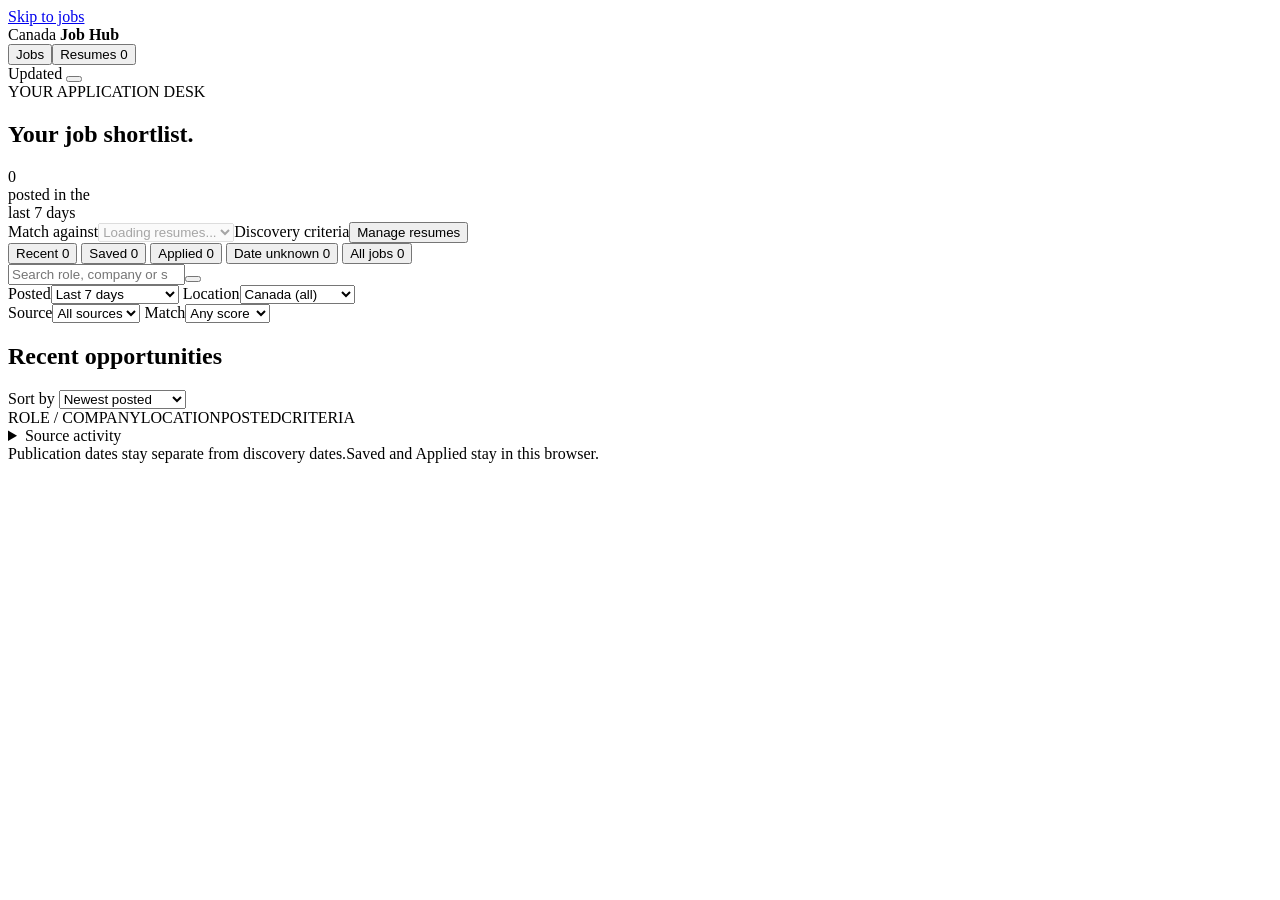
<file: jobmonitor/templates/hub.html>
<!doctype html>
<html lang="en">
<head>
  <meta charset="utf-8">
  <meta name="viewport" content="width=device-width, initial-scale=1">
  <meta name="theme-color" content="#ffffff">
  <title>Canada Job Hub</title>
  <style>__HUB_CSS__</style>
</head>
<body>
  <a class="skip" href="#jobs-heading">Skip to jobs</a>
  <header class="masthead">
    <div class="shell masthead-inner">
      <div class="brand"><span class="brand-mark" data-icon="briefcase-business" aria-hidden="true"></span><span>Canada <strong>Job Hub</strong></span></div>
      <nav class="main-nav" aria-label="Sections"><button id="section-jobs" aria-current="page">Jobs</button><button id="section-resumes">Resumes <span id="resume-count">0</span></button></nav>
      <div class="updated"><span class="status-dot"></span><span>Updated <time id="updated" datetime="__HUB_UPDATED__"></time></span><button id="refresh" class="icon-button" aria-label="Refresh jobs" title="Refresh jobs"><span data-icon="refresh-cw"></span></button></div>
    </div>
  </header>
  <main class="shell">
    <div id="jobs-workspace">
    <section class="heading-band" aria-labelledby="jobs-heading">
      <div><div class="eyebrow">YOUR APPLICATION DESK</div><h1 id="jobs-heading">Your job shortlist.</h1></div>
      <div class="quick-count"><span id="recent-count">0</span><div>posted in the<br>last 7 days</div></div>
    </section>
    <section class="resume-switcher" aria-label="Resume matching"><span data-icon="file-text" aria-hidden="true"></span><label for="active-resume">Match against</label><select id="active-resume" disabled><option value="">Loading resumes...</option></select><span id="match-basis">Discovery criteria</span><button id="manage-resumes" class="text-button">Manage resumes</button></section>
    <nav class="views" aria-label="Job views">
      <button class="view active" data-view="recent" aria-current="page">Recent <span id="count-recent">0</span></button>
      <button class="view" data-view="saved">Saved <span id="count-saved">0</span></button>
      <button class="view" data-view="applied">Applied <span id="count-applied">0</span></button>
      <button class="view" data-view="undated">Date unknown <span id="count-undated">0</span></button>
      <button class="view" data-view="all">All jobs <span id="count-all">0</span></button>
    </nav>
    <section class="filters" aria-label="Job filters">
      <div class="search-group"><label class="search"><span data-icon="search" aria-hidden="true"></span><input id="search" type="search" aria-label="Search jobs" placeholder="Search role, company or skill" autocomplete="off"></label><button id="filter-more" class="icon-button filter-more" aria-label="More filters" title="Source and match filters" aria-controls="extra-filters" aria-expanded="false"><span data-icon="sliders-horizontal" aria-hidden="true"></span></button></div>
      <label class="filter-label">Posted<select id="freshness"><option value="last7" selected>Last 7 days</option><option value="fresh">Last 24 hours</option><option value="recent">Last 3 days</option><option value="">Any date</option><option value="unknown">Date unknown</option><option value="older">Older than 7 days</option></select></label>
      <label class="filter-label">Location<select id="location"><option value="">Canada (all)</option><option value="bc">Vancouver / BC</option><option value="remote">Remote</option></select></label>
      <div id="extra-filters" class="extra-filters"><label class="filter-label">Source<select id="source"><option value="">All sources</option></select></label>
      <label class="filter-label">Match<select id="score"><option value="0">Any score</option><option value="75">75+ match</option><option value="90">90+ match</option></select></label></div>
    </section>
    <div class="results-bar"><div><h2 id="view-title">Recent opportunities</h2><span id="results-count" role="status" aria-live="polite"></span></div><label class="sort-label">Sort by <select id="sort" aria-label="Sort jobs"><option value="newest">Newest posted</option><option value="match">Best match</option><option value="discovered">Latest discovered</option></select></label></div>
    <div class="list-head" aria-hidden="true"><span>ROLE / COMPANY</span><span>LOCATION</span><span>POSTED</span><span id="match-heading">CRITERIA</span><span></span></div>
    <section id="list" aria-label="Matching jobs"></section>
    <div id="empty" class="empty" hidden><span data-icon="inbox" aria-hidden="true"></span><h2 id="empty-title">No recent matches yet</h2><p id="empty-copy"></p><button id="reset" class="secondary">Reset filters</button><button id="show-undated" class="text-button">View jobs with unknown dates</button></div>
    <details id="source-health" class="source-health"><summary><span data-icon="circle-check" aria-hidden="true"></span>Source activity <span id="health-summary"></span><span class="chevron" data-icon="chevron-down"></span></summary><div class="table-scroll"><table><caption class="sr-only">Recorded source checks</caption><thead><tr><th>Source</th><th>Status</th><th>Listings</th><th>Matches</th><th>Last successful check</th></tr></thead><tbody id="health"></tbody></table></div></details>
    <footer><span>Publication dates stay separate from discovery dates.</span><span id="storage-note">Saved and Applied stay in this browser.</span></footer>
    </div>
    <section id="resumes-workspace" hidden aria-labelledby="resumes-heading">
      <div class="heading-band"><div><div class="eyebrow">YOUR APPLICATION DESK</div><h1 id="resumes-heading">Your resumes.</h1><p id="resume-summary" class="resume-intro">Stored on this device</p></div><button id="add-resume" class="primary"><span data-icon="plus"></span>Add resume</button></div>
      <div class="privacy-note"><span data-icon="file-text" aria-hidden="true"></span><p>Resumes stay in this browser on this device. Files are processed locally and are never added to the public website. Clearing browser data removes them.</p></div>
      <div id="resume-message" class="resume-message" role="status" aria-live="polite" hidden></div>
      <div id="resume-list" class="resume-list"></div>
      <div id="resume-empty" class="empty"><span data-icon="file-text" aria-hidden="true"></span><h2>No resumes added yet</h2><p>Add a PDF, DOCX, or TXT file, or paste your resume text.</p><button id="first-resume" class="primary">Add your first resume</button></div>
      <footer>Personal scores appear in the hub. Telegram continues to use discovery criteria.</footer>
    </section>
  </main>
  <dialog id="resume-editor" aria-labelledby="resume-editor-title">
    <form id="resume-form">
      <div class="editor-heading"><h2 id="resume-editor-title">Add resume</h2><button type="button" id="close-resume-editor" class="icon-button" aria-label="Close resume editor" title="Close">&times;</button></div>
      <label class="upload-field" id="resume-dropzone"><span data-icon="upload" aria-hidden="true"></span><strong>Choose a resume file</strong><span>PDF, DOCX, TXT / up to 5 MB</span><input id="resume-upload" type="file" accept=".pdf,.docx,.txt" aria-label="Upload resume file"></label>
      <p id="upload-status" class="upload-status" role="status" aria-live="polite"></p>
      <div id="resume-form-error" class="form-error" role="alert" hidden></div>
      <label class="editor-label">Resume name<input id="resume-name" maxlength="100" required placeholder="e.g. Backend developer"></label>
      <label class="editor-label">Professional experience (years, optional)<input id="resume-years" type="number" min="0" max="50" step="0.5" placeholder="Not specified"></label>
      <label class="editor-label">Text used for matching<textarea id="resume-text" rows="10" maxlength="100000" required placeholder="Upload a file above, or paste your resume text here."></textarea></label>
      <div class="detected-skills"><span>Detected technical skills</span><div id="resume-skills" class="skill-list"></div></div>
      <label class="activate-choice"><input id="resume-activate" type="checkbox" checked>Use this resume for matching</label>
      <div class="editor-actions"><button type="button" id="cancel-resume-editor" class="secondary">Cancel</button><button id="save-resume" type="submit" class="primary">Save resume</button></div>
    </form>
  </dialog>
  <dialog id="resume-delete" aria-labelledby="resume-delete-title"><form method="dialog"><h2 id="resume-delete-title">Delete resume?</h2><p id="resume-delete-name"></p><p>The stored file and extracted text will be removed from this browser.</p><div class="editor-actions"><button value="cancel" class="secondary">Cancel</button><button value="delete" class="danger">Delete resume</button></div></form></dialog>
  <div id="toast" class="toast" role="status" aria-live="polite" hidden><span id="toast-text"></span><button id="undo">Undo</button></div>
  <noscript><p class="shell">Enable JavaScript to search and filter your jobs.</p></noscript>
  <script id="job-data" type="application/json">__HUB_DATA__</script>
  <script id="health-data" type="application/json">__HUB_HEALTH__</script>
  <script id="icon-data" type="application/json">__HUB_ICONS__</script>
  <script>__HUB_MATCHING__</script>
  <script>__HUB_RESUMES__</script>
  <script>__HUB_JS__</script>
</body>
</html>
</file>
